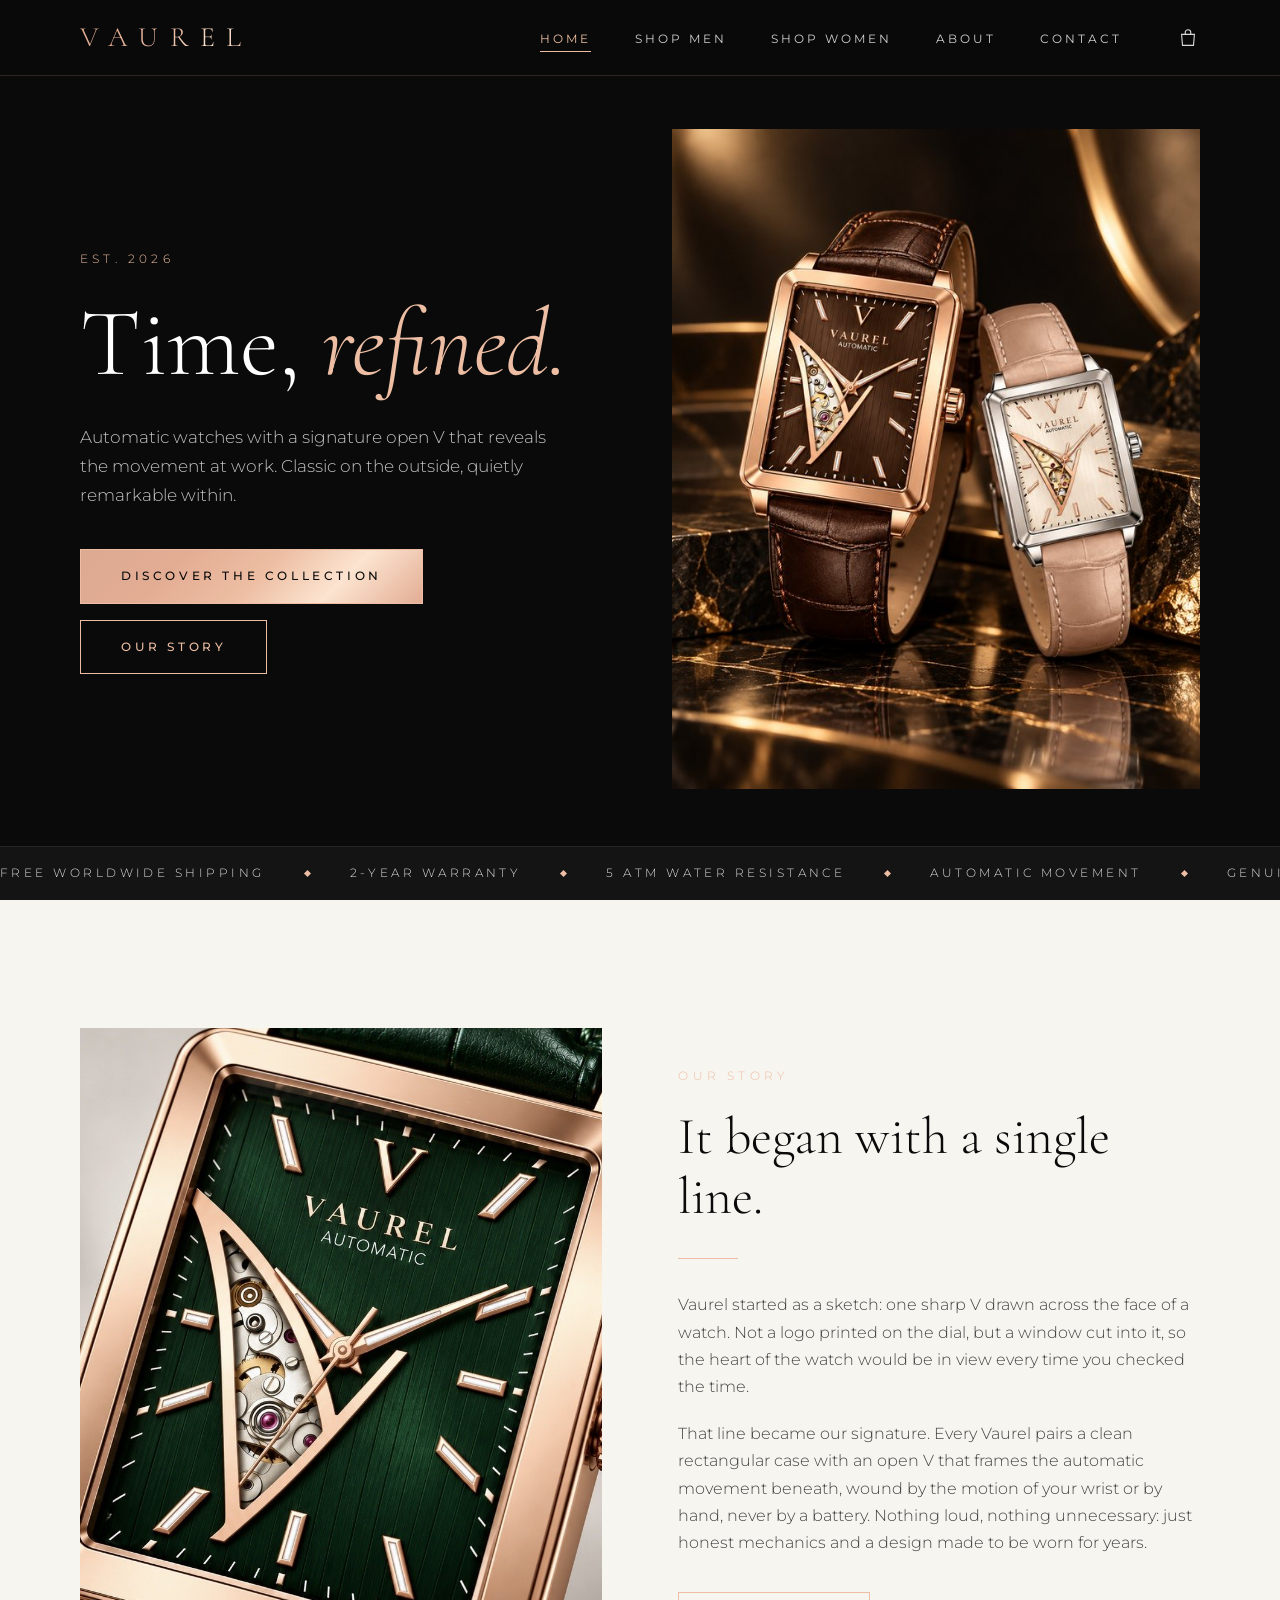
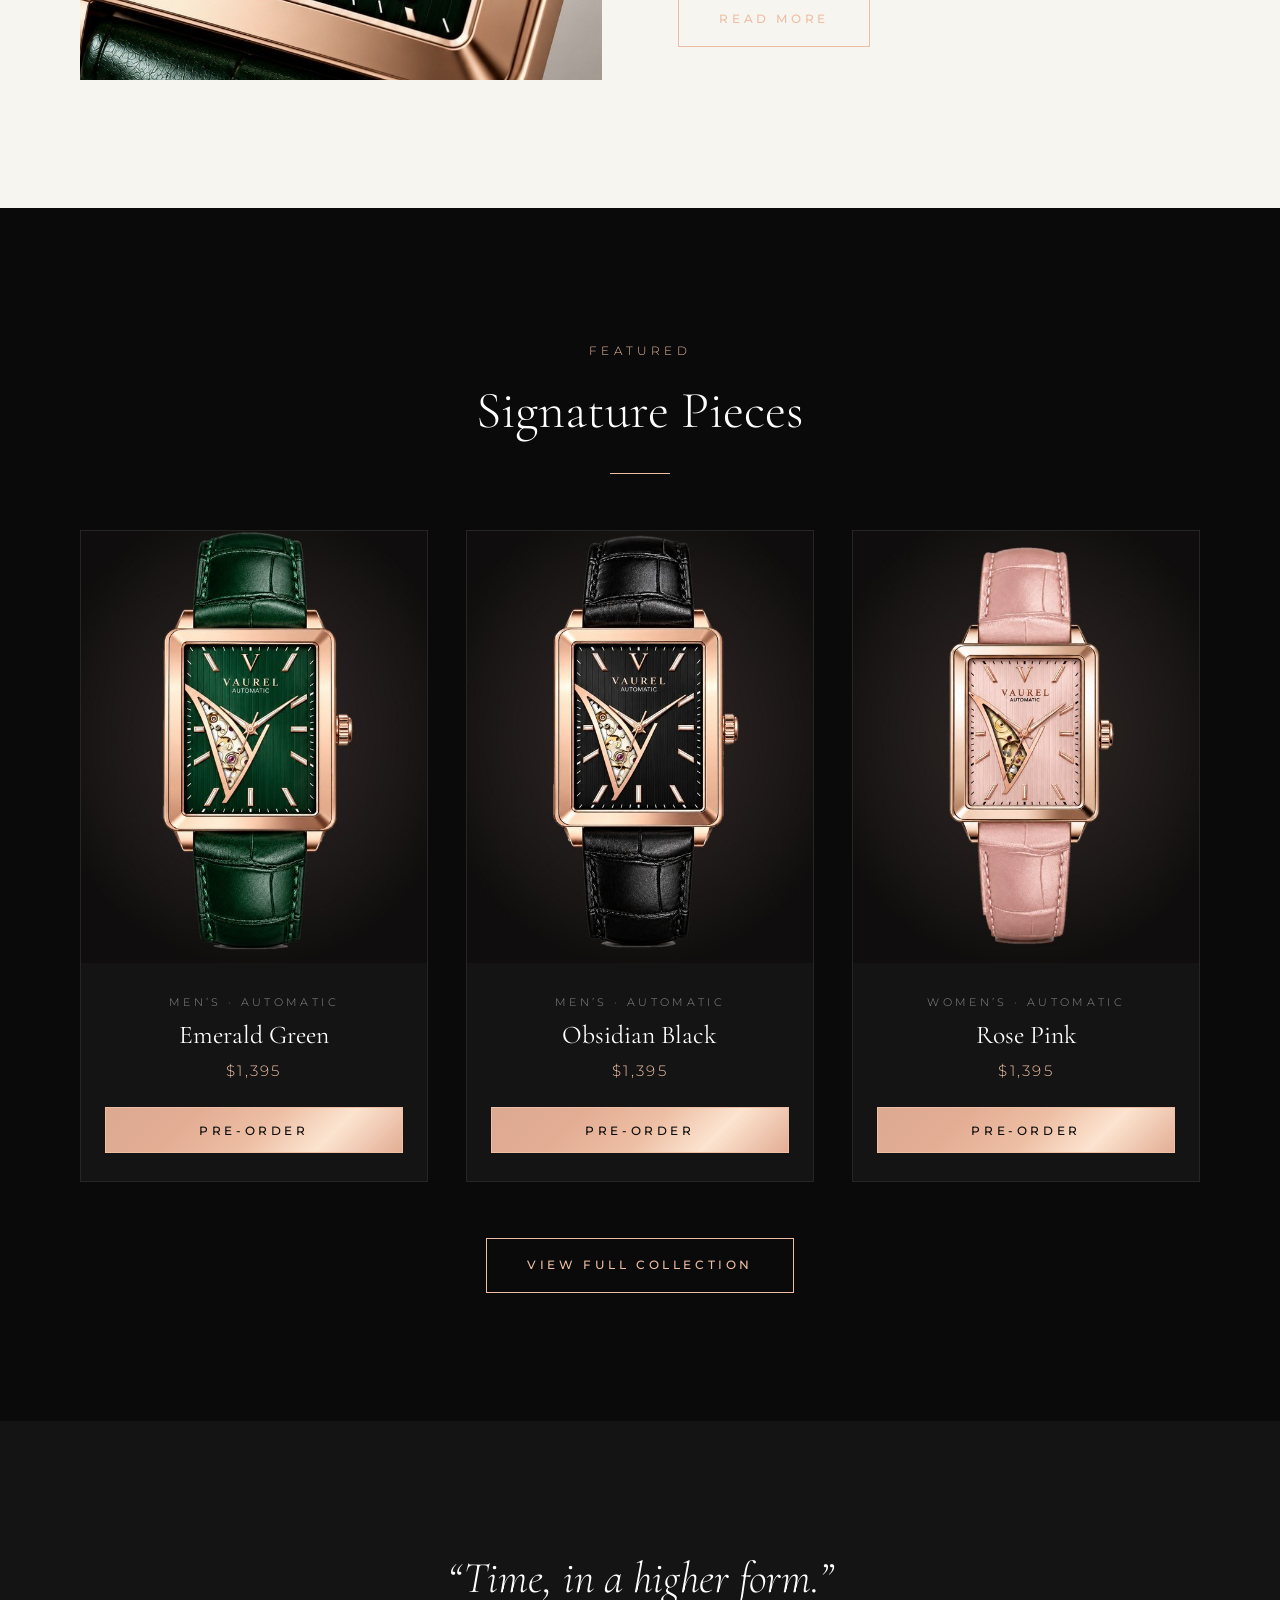
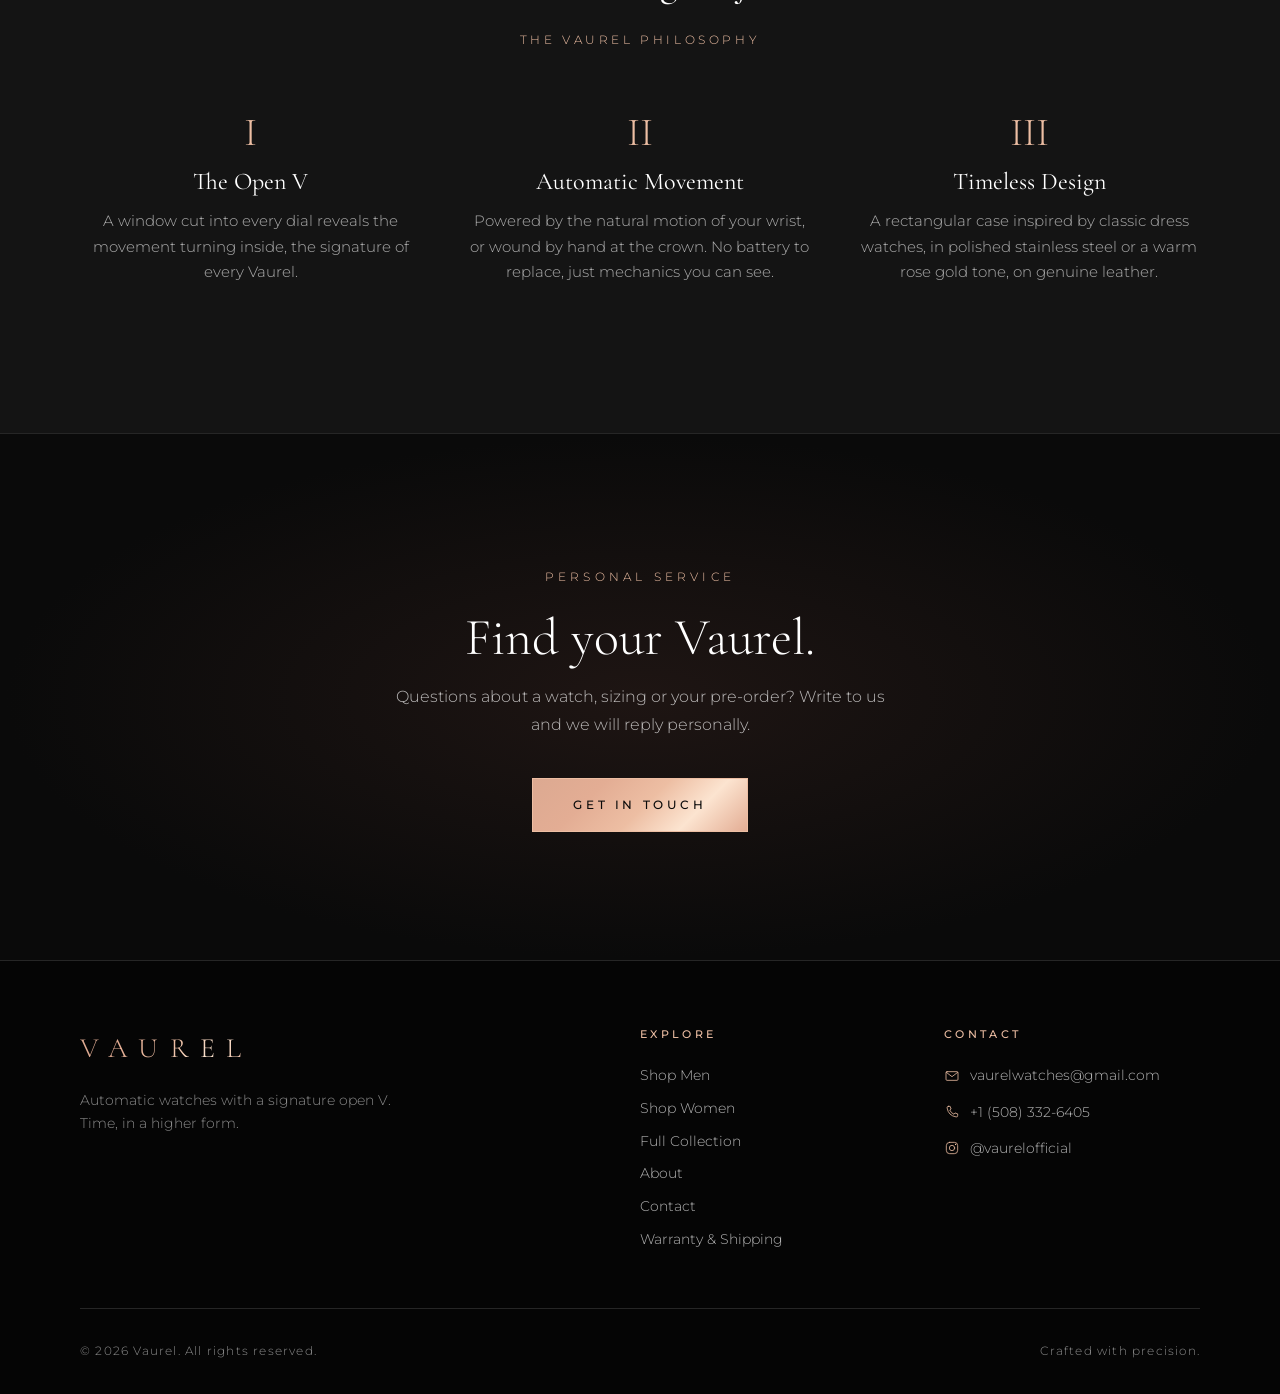
<file: index.html>
<!DOCTYPE html>
<html lang="en">
<head>
  <meta charset="UTF-8">
  <meta name="viewport" content="width=device-width, initial-scale=1">
  <title>Vaurel | Fine Timepieces</title>
  <meta name="description" content="Vaurel automatic watches: rectangular cases with a signature open V dial that reveals the movement inside.">
  <link rel="icon" href="images/favicon.svg" type="image/svg+xml">
  <link rel="preconnect" href="https://fonts.googleapis.com">
  <link rel="preconnect" href="https://fonts.gstatic.com" crossorigin>
  <link href="https://fonts.googleapis.com/css2?family=Cormorant+Garamond:ital,wght@0,300;0,400;0,500;1,300;1,400&family=Montserrat:wght@300;400;500&display=swap" rel="stylesheet">
  <link rel="stylesheet" href="css/style.css?v=15">
</head>
<body>

  <header class="site-header">
    <div class="container">
      <a href="index.html" class="logo">VAUREL</a>
      <div class="header-actions">
        <nav aria-label="Main">
          <input type="checkbox" id="nav-toggle" class="nav-toggle" aria-label="Open menu">
          <label for="nav-toggle" class="nav-toggle-label"><span></span></label>
          <ul class="nav-list">
            <li><a href="index.html" aria-current="page">Home</a></li>
            <li><a href="men.html">Shop Men</a></li>
            <li><a href="women.html">Shop Women</a></li>
            <li><a href="about.html">About</a></li>
            <li><a href="contact.html">Contact</a></li>
          </ul>
        </nav>
        <a href="checkout.html" class="cart-toggle" aria-label="Shopping bag">
          <svg viewBox="0 0 24 24" width="22" height="22" aria-hidden="true"><path d="M5 8h14l-1 12H6L5 8z" fill="none" stroke="currentColor" stroke-width="1.2"/><path d="M9 8V6a3 3 0 0 1 6 0v2" fill="none" stroke="currentColor" stroke-width="1.2"/></svg>
          <span class="cart-count" data-cart-count hidden>0</span>
        </a>
      </div>
    </div>
  </header>

  <main>
    <!-- Hero: photo is images/hero.jpg (large) and images/hero-sm.jpg (phones) -->
    <section class="hero">
      <div class="container hero-grid">
        <div class="hero-content">
          <span class="eyebrow">Est. 2026</span>
          <h1>Time, <em>refined.</em></h1>
          <p>Automatic watches with a signature open V that reveals the movement at work. Classic on the outside, quietly remarkable within.</p>
          <div class="hero-actions">
            <a href="collection.html" class="btn btn--solid">Discover the Collection</a>
            <a href="about.html" class="btn">Our Story</a>
          </div>
        </div>
        <div class="hero-media">
          <img src="images/hero.jpg" srcset="images/hero-sm.jpg 640w, images/hero.jpg 1122w" sizes="(max-width: 820px) 100vw, 50vw"
               alt="Vaurel Espresso Brown and Blush Ivory watches on black and gold marble" width="1122" height="1402" fetchpriority="high">
        </div>
      </div>
      <!-- Scrolling banner: edit the list items to change the text (keep both lists the same) -->
      <div class="marquee" aria-label="Vaurel highlights">
        <div class="marquee-track">
          <ul class="marquee-group"><li>Free Worldwide Shipping</li><li>2-Year Warranty</li><li>5 ATM Water Resistance</li><li>Automatic Movement</li><li>Genuine Leather Straps</li><li>Pre-orders Now Open</li></ul>
          <ul class="marquee-group" aria-hidden="true"><li>Free Worldwide Shipping</li><li>2-Year Warranty</li><li>5 ATM Water Resistance</li><li>Automatic Movement</li><li>Genuine Leather Straps</li><li>Pre-orders Now Open</li></ul>
        </div>
      </div>
    </section>

    <!-- Brand story -->
    <section class="section section--light">
      <div class="container split">
        <div class="split-media">
          <img src="images/watches/mens-emerald-green/dial.jpg" alt="Close-up of the Vaurel open V dial showing the automatic movement inside" width="865" height="1081" loading="lazy">
        </div>
        <div>
          <span class="eyebrow">Our Story</span>
          <h2 class="section-title">It began with a single line.</h2>
          <hr class="divider">
          <p>Vaurel started as a sketch: one sharp V drawn across the face of a watch. Not a logo printed on the dial, but a window cut into it, so the heart of the watch would be in view every time you checked the time.</p>
          <p>That line became our signature. Every Vaurel pairs a clean rectangular case with an open V that frames the automatic movement beneath, wound by the motion of your wrist or by hand, never by a battery. Nothing loud, nothing unnecessary: just honest mechanics and a design made to be worn for years.</p>
          <a href="about.html" class="btn" style="margin-top: 1rem;">Read More</a>
        </div>
      </div>
    </section>

    <!-- Featured watches -->
    <section class="section">
      <div class="container">
        <div class="center" style="margin-bottom: 3.5rem;">
          <span class="eyebrow">Featured</span>
          <h2 class="section-title">Signature Pieces</h2>
          <hr class="divider">
        </div>
        <noscript><p class="center">Please turn on JavaScript to see the collection.</p></noscript>
        <div class="grid" data-product-grid="featured"></div>
        <div class="center" style="margin-top: 3.5rem;">
          <a href="collection.html" class="btn">View Full Collection</a>
        </div>
      </div>
    </section>

    <!-- Values -->
    <section class="section section--soft">
      <div class="container center">
        <blockquote class="quote">
          “Time, in a higher form.”
          <cite>The Vaurel Philosophy</cite>
        </blockquote>
        <div class="features">
          <div class="feature">
            <span class="feature-number">I</span>
            <h3>The Open V</h3>
            <p>A window cut into every dial reveals the movement turning inside, the signature of every Vaurel.</p>
          </div>
          <div class="feature">
            <span class="feature-number">II</span>
            <h3>Automatic Movement</h3>
            <p>Powered by the natural motion of your wrist, or wound by hand at the crown. No battery to replace, just mechanics you can see.</p>
          </div>
          <div class="feature">
            <span class="feature-number">III</span>
            <h3>Timeless Design</h3>
            <p>A rectangular case inspired by classic dress watches, in polished stainless steel or a warm rose gold tone, on genuine leather.</p>
          </div>
        </div>
      </div>
    </section>

    <!-- Call to action -->
    <section class="section cta">
      <div class="container">
        <span class="eyebrow">Personal Service</span>
        <h2 class="section-title">Find your Vaurel.</h2>
        <p>Questions about a watch, sizing or your pre-order? Write to us and we will reply personally.</p>
        <a href="contact.html" class="btn btn--solid">Get in Touch</a>
      </div>
    </section>
  </main>

  <footer class="site-footer">
    <div class="container">
      <div class="footer-grid">
        <div class="footer-brand">
          <a href="index.html" class="logo">VAUREL</a>
          <p>Automatic watches with a signature open V. Time, in a higher form.</p>
        </div>
        <div>
          <h4>Explore</h4>
          <ul>
            <li><a href="men.html">Shop Men</a></li>
            <li><a href="women.html">Shop Women</a></li>
            <li><a href="collection.html">Full Collection</a></li>
            <li><a href="about.html">About</a></li>
            <li><a href="contact.html">Contact</a></li>
            <li><a href="warranty.html">Warranty &amp; Shipping</a></li>
          </ul>
        </div>
        <div>
          <h4>Contact</h4>
          <ul>
            <li><a href="mailto:vaurelwatches@gmail.com" class="icon-link"><svg class="icon" viewBox="0 0 24 24" width="16" height="16" aria-hidden="true" focusable="false"><rect x="3" y="5.5" width="18" height="13" rx="1.5"/><path d="M3.6 6.6 12 13l8.4-6.4"/></svg><span>vaurelwatches@gmail.com</span></a></li>
            <li><a href="tel:+15083326405" class="icon-link"><svg class="icon" viewBox="0 0 24 24" width="16" height="16" aria-hidden="true" focusable="false"><path d="M6.6 3.5h2.6l1.4 4-2 1.5a12 12 0 0 0 6.4 6.4l1.5-2 4 1.4v2.6a2 2 0 0 1-2.2 2A16.5 16.5 0 0 1 4.6 5.7a2 2 0 0 1 2-2.2z"/></svg><span>+1 (508) 332-6405</span></a></li>
            <li><a href="https://www.instagram.com/vaurelofficial/" target="_blank" rel="noopener" class="icon-link" aria-label="Vaurel on Instagram, @vaurelofficial (opens in a new tab)"><svg class="icon" viewBox="0 0 24 24" width="16" height="16" aria-hidden="true" focusable="false"><rect x="3.5" y="3.5" width="17" height="17" rx="5"/><circle cx="12" cy="12" r="4"/><circle cx="17.3" cy="6.7" r="0.9" class="icon-fill"/></svg><span>@vaurelofficial</span></a></li>
          </ul>
        </div>
      </div>
      <div class="footer-bottom">
        <span>&copy; 2026 Vaurel. All rights reserved.</span>
        <span>Crafted with precision.</span>
      </div>
    </div>
  </footer>

  <script src="js/products.js?v=15" defer></script>
  <script src="js/shop.js?v=15" defer></script>
  <script src="js/cart.js?v=15" defer></script>
</body>
</html>
</file>
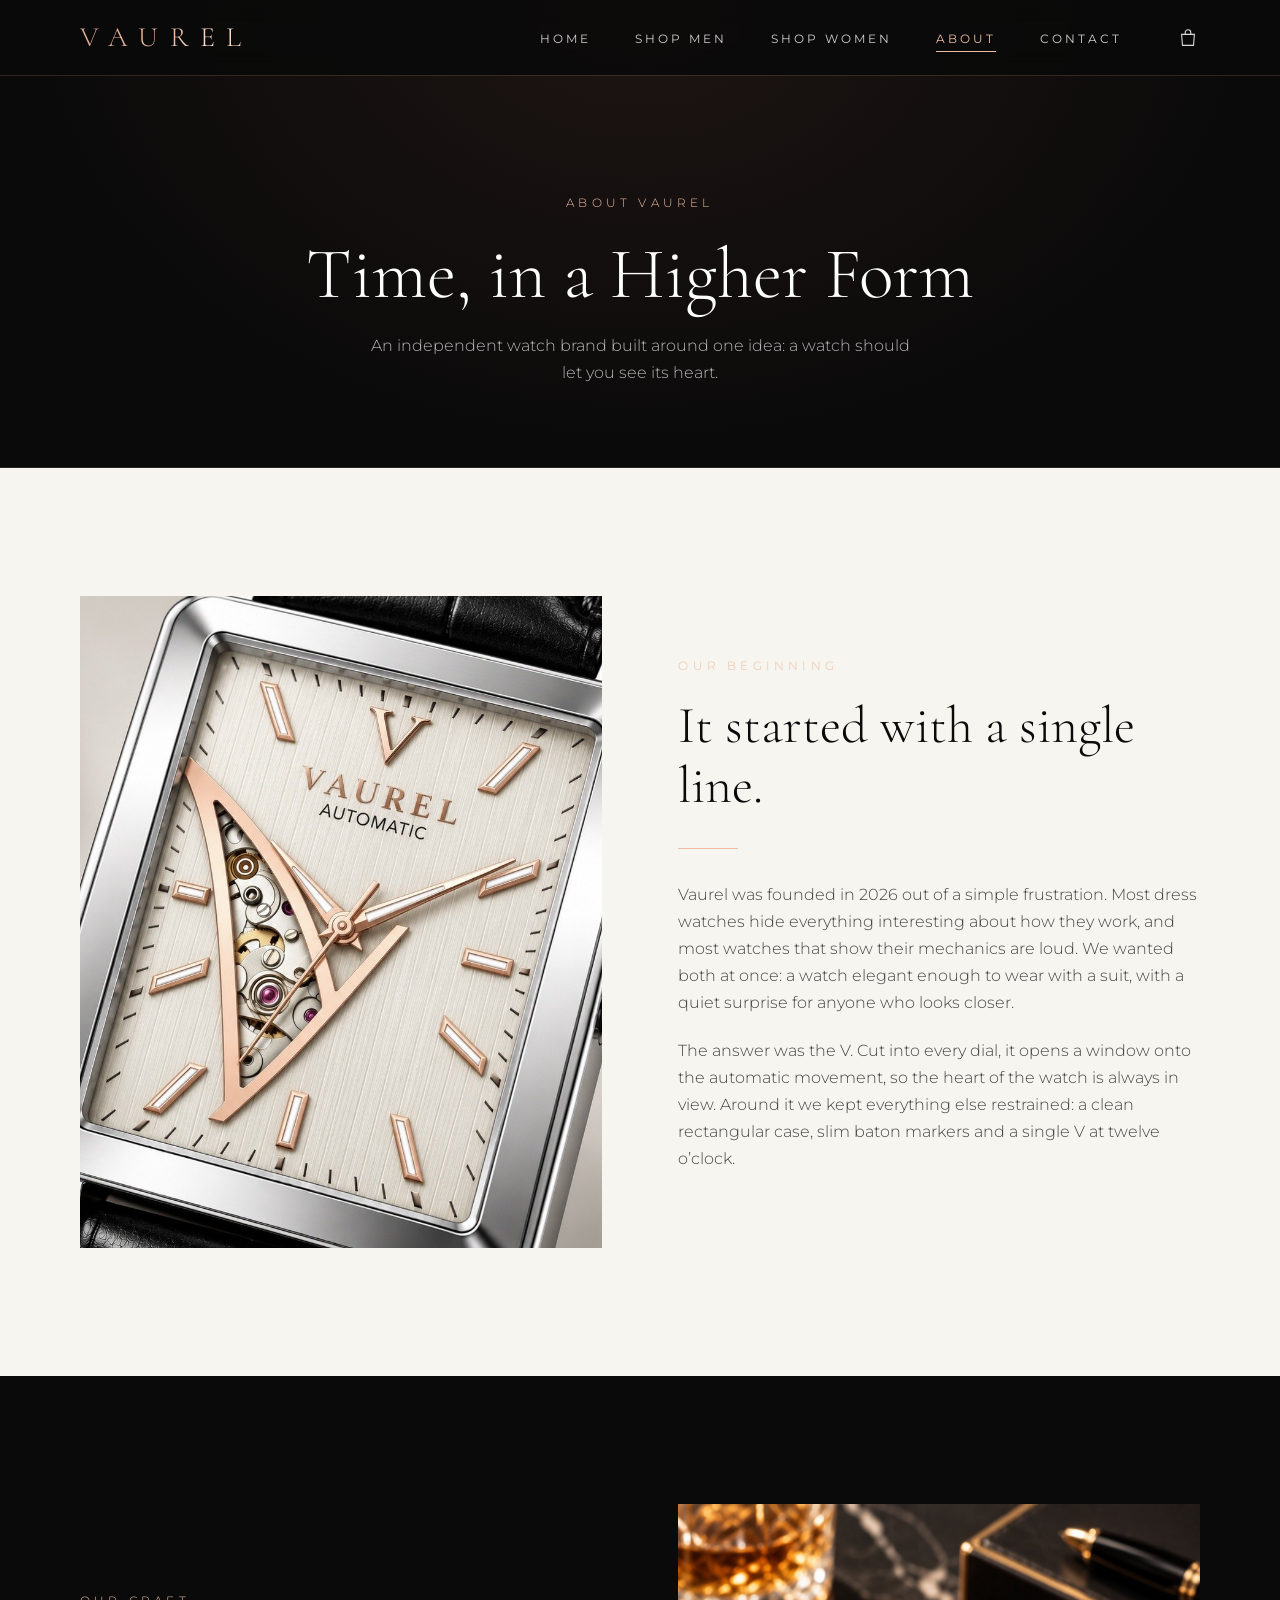
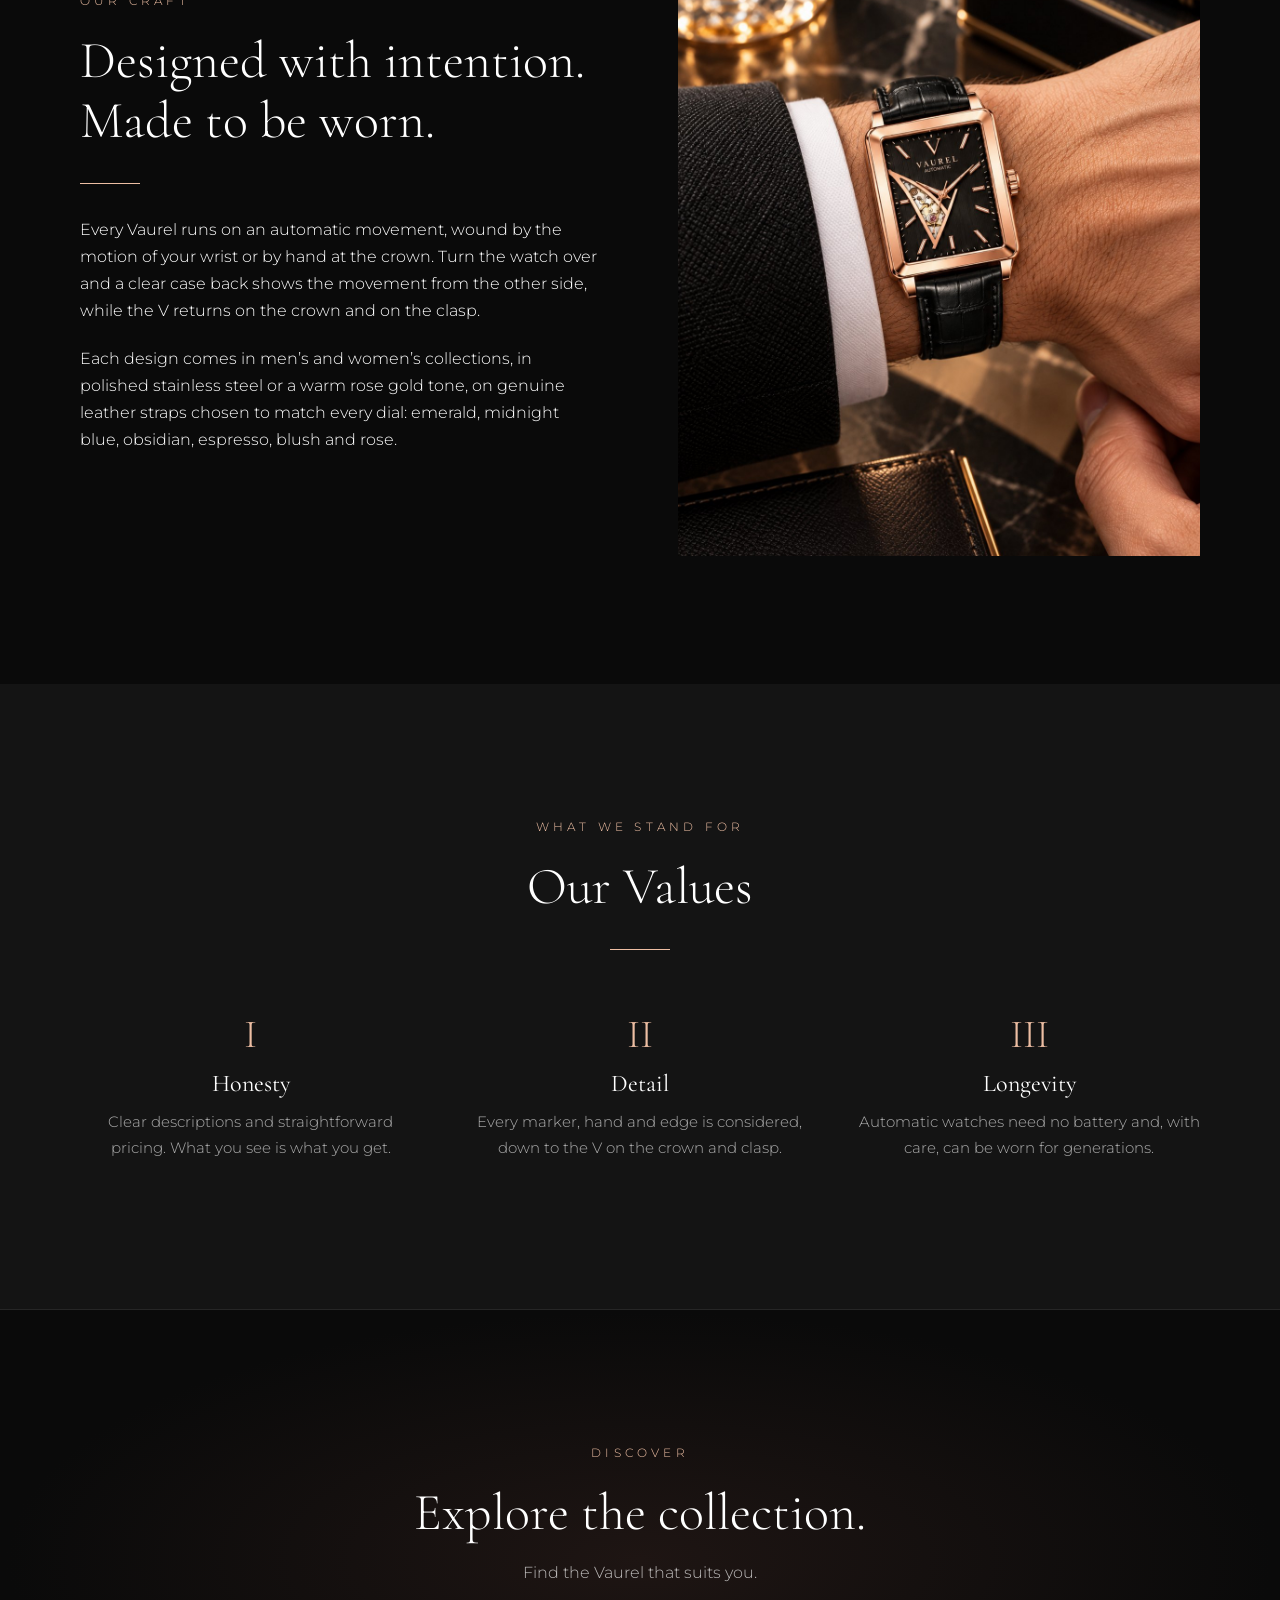
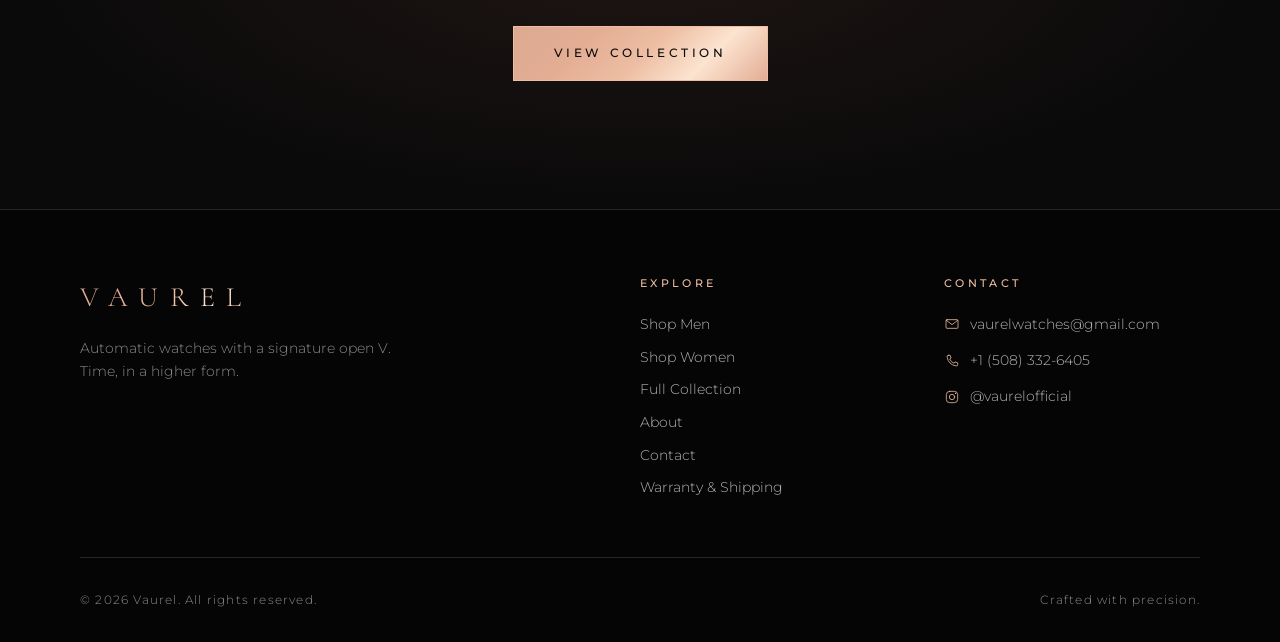
<file: about.html>
<!DOCTYPE html>
<html lang="en">
<head>
  <meta charset="UTF-8">
  <meta name="viewport" content="width=device-width, initial-scale=1">
  <title>About | Vaurel</title>
  <meta name="description" content="The story behind Vaurel and its signature open V dial.">
  <link rel="icon" href="images/favicon.svg" type="image/svg+xml">
  <link rel="preconnect" href="https://fonts.googleapis.com">
  <link rel="preconnect" href="https://fonts.gstatic.com" crossorigin>
  <link href="https://fonts.googleapis.com/css2?family=Cormorant+Garamond:ital,wght@0,300;0,400;0,500;1,300;1,400&family=Montserrat:wght@300;400;500&display=swap" rel="stylesheet">
  <link rel="stylesheet" href="css/style.css?v=15">
</head>
<body>

  <header class="site-header">
    <div class="container">
      <a href="index.html" class="logo">VAUREL</a>
      <div class="header-actions">
        <nav aria-label="Main">
          <input type="checkbox" id="nav-toggle" class="nav-toggle" aria-label="Open menu">
          <label for="nav-toggle" class="nav-toggle-label"><span></span></label>
          <ul class="nav-list">
            <li><a href="index.html">Home</a></li>
            <li><a href="men.html">Shop Men</a></li>
            <li><a href="women.html">Shop Women</a></li>
            <li><a href="about.html" aria-current="page">About</a></li>
            <li><a href="contact.html">Contact</a></li>
          </ul>
        </nav>
        <a href="checkout.html" class="cart-toggle" aria-label="Shopping bag">
          <svg viewBox="0 0 24 24" width="22" height="22" aria-hidden="true"><path d="M5 8h14l-1 12H6L5 8z" fill="none" stroke="currentColor" stroke-width="1.2"/><path d="M9 8V6a3 3 0 0 1 6 0v2" fill="none" stroke="currentColor" stroke-width="1.2"/></svg>
          <span class="cart-count" data-cart-count hidden>0</span>
        </a>
      </div>
    </div>
  </header>

  <main>
    <section class="page-hero">
      <div class="container">
        <span class="eyebrow">About Vaurel</span>
        <h1>Time, in a Higher Form</h1>
        <p>An independent watch brand built around one idea: a watch should let you see its heart.</p>
      </div>
    </section>

    <section class="section section--light">
      <div class="container split">
        <div class="split-media">
          <img src="images/watches/mens-silver-ivory/dial.jpg" alt="The Vaurel open V dial in silver and stainless steel" width="851" height="1063">
        </div>
        <div>
          <span class="eyebrow">Our Beginning</span>
          <h2 class="section-title">It started with a single line.</h2>
          <hr class="divider">
          <p>Vaurel was founded in 2026 out of a simple frustration. Most dress watches hide everything interesting about how they work, and most watches that show their mechanics are loud. We wanted both at once: a watch elegant enough to wear with a suit, with a quiet surprise for anyone who looks closer.</p>
          <p>The answer was the V. Cut into every dial, it opens a window onto the automatic movement, so the heart of the watch is always in view. Around it we kept everything else restrained: a clean rectangular case, slim baton markers and a single V at twelve o&rsquo;clock.</p>
        </div>
      </div>
    </section>

    <section class="section">
      <div class="container split split--reverse">
        <div>
          <span class="eyebrow">Our Craft</span>
          <h2 class="section-title">Designed with intention. Made to be worn.</h2>
          <hr class="divider">
          <p>Every Vaurel runs on an automatic movement, wound by the motion of your wrist or by hand at the crown. Turn the watch over and a clear case back shows the movement from the other side, while the V returns on the crown and on the clasp.</p>
          <p>Each design comes in men&rsquo;s and women&rsquo;s collections, in polished stainless steel or a warm rose gold tone, on genuine leather straps chosen to match every dial: emerald, midnight blue, obsidian, espresso, blush and rose.</p>
        </div>
        <div class="split-media">
          <img src="images/watches/mens-obsidian-black/wrist.jpg" alt="Vaurel Obsidian Black watch worn on the wrist" width="1122" height="1402" loading="lazy">
        </div>
      </div>
    </section>

    <section class="section section--soft">
      <div class="container center">
        <span class="eyebrow">What We Stand For</span>
        <h2 class="section-title">Our Values</h2>
        <hr class="divider">
        <div class="features">
          <div class="feature">
            <span class="feature-number">I</span>
            <h3>Honesty</h3>
            <p>Clear descriptions and straightforward pricing. What you see is what you get.</p>
          </div>
          <div class="feature">
            <span class="feature-number">II</span>
            <h3>Detail</h3>
            <p>Every marker, hand and edge is considered, down to the V on the crown and clasp.</p>
          </div>
          <div class="feature">
            <span class="feature-number">III</span>
            <h3>Longevity</h3>
            <p>Automatic watches need no battery and, with care, can be worn for generations.</p>
          </div>
        </div>
      </div>
    </section>

    <section class="section cta">
      <div class="container">
        <span class="eyebrow">Discover</span>
        <h2 class="section-title">Explore the collection.</h2>
        <p>Find the Vaurel that suits you.</p>
        <a href="collection.html" class="btn btn--solid">View Collection</a>
      </div>
    </section>
  </main>

  <footer class="site-footer">
    <div class="container">
      <div class="footer-grid">
        <div class="footer-brand">
          <a href="index.html" class="logo">VAUREL</a>
          <p>Automatic watches with a signature open V. Time, in a higher form.</p>
        </div>
        <div>
          <h4>Explore</h4>
          <ul>
            <li><a href="men.html">Shop Men</a></li>
            <li><a href="women.html">Shop Women</a></li>
            <li><a href="collection.html">Full Collection</a></li>
            <li><a href="about.html">About</a></li>
            <li><a href="contact.html">Contact</a></li>
            <li><a href="warranty.html">Warranty &amp; Shipping</a></li>
          </ul>
        </div>
        <div>
          <h4>Contact</h4>
          <ul>
            <li><a href="mailto:vaurelwatches@gmail.com" class="icon-link"><svg class="icon" viewBox="0 0 24 24" width="16" height="16" aria-hidden="true" focusable="false"><rect x="3" y="5.5" width="18" height="13" rx="1.5"/><path d="M3.6 6.6 12 13l8.4-6.4"/></svg><span>vaurelwatches@gmail.com</span></a></li>
            <li><a href="tel:+15083326405" class="icon-link"><svg class="icon" viewBox="0 0 24 24" width="16" height="16" aria-hidden="true" focusable="false"><path d="M6.6 3.5h2.6l1.4 4-2 1.5a12 12 0 0 0 6.4 6.4l1.5-2 4 1.4v2.6a2 2 0 0 1-2.2 2A16.5 16.5 0 0 1 4.6 5.7a2 2 0 0 1 2-2.2z"/></svg><span>+1 (508) 332-6405</span></a></li>
            <li><a href="https://www.instagram.com/vaurelofficial/" target="_blank" rel="noopener" class="icon-link" aria-label="Vaurel on Instagram, @vaurelofficial (opens in a new tab)"><svg class="icon" viewBox="0 0 24 24" width="16" height="16" aria-hidden="true" focusable="false"><rect x="3.5" y="3.5" width="17" height="17" rx="5"/><circle cx="12" cy="12" r="4"/><circle cx="17.3" cy="6.7" r="0.9" class="icon-fill"/></svg><span>@vaurelofficial</span></a></li>
          </ul>
        </div>
      </div>
      <div class="footer-bottom">
        <span>&copy; 2026 Vaurel. All rights reserved.</span>
        <span>Crafted with precision.</span>
      </div>
    </div>
  </footer>

  <script src="js/products.js?v=15" defer></script>
  <script src="js/shop.js?v=15" defer></script>
  <script src="js/cart.js?v=15" defer></script>
</body>
</html>
</file>
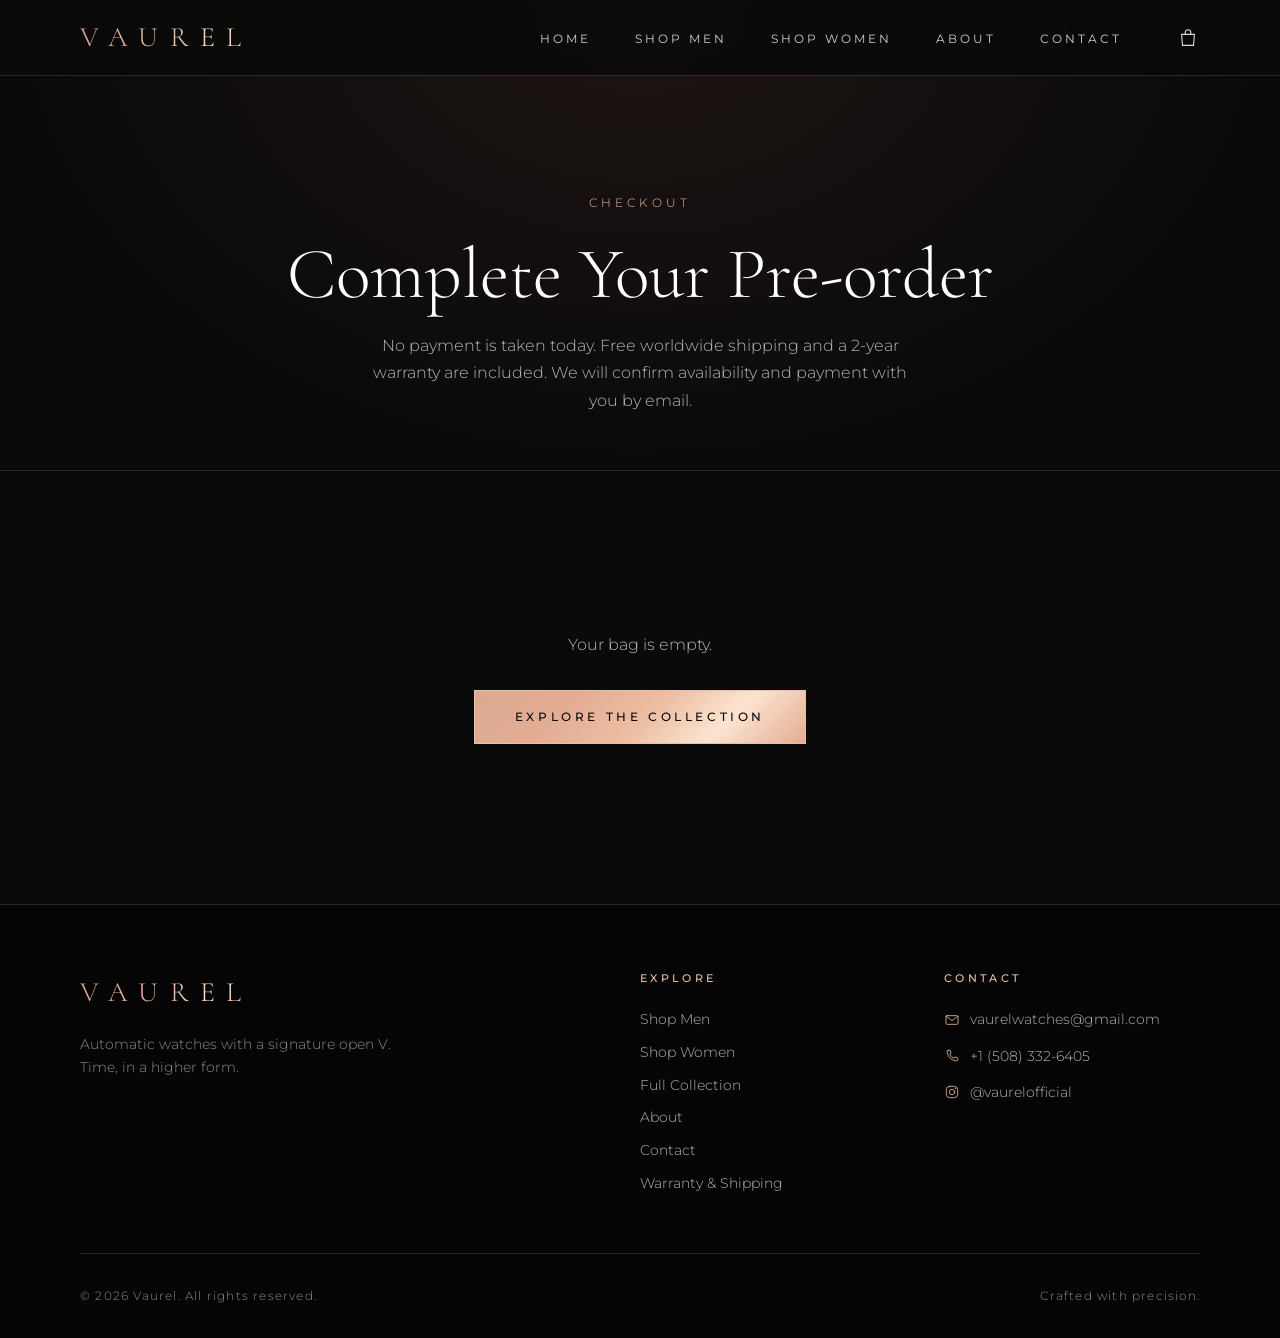
<file: checkout.html>
<!DOCTYPE html>
<html lang="en">
<head>
  <meta charset="UTF-8">
  <meta name="viewport" content="width=device-width, initial-scale=1">
  <title>Checkout | Vaurel</title>
  <meta name="description" content="Complete your Vaurel pre-order.">
  <link rel="icon" href="images/favicon.svg" type="image/svg+xml">
  <link rel="preconnect" href="https://fonts.googleapis.com">
  <link rel="preconnect" href="https://fonts.gstatic.com" crossorigin>
  <link href="https://fonts.googleapis.com/css2?family=Cormorant+Garamond:ital,wght@0,300;0,400;0,500;1,300;1,400&family=Montserrat:wght@300;400;500&display=swap" rel="stylesheet">
  <link rel="stylesheet" href="css/style.css?v=15">
</head>
<body>

  <header class="site-header">
    <div class="container">
      <a href="index.html" class="logo">VAUREL</a>
      <div class="header-actions">
        <nav aria-label="Main">
          <input type="checkbox" id="nav-toggle" class="nav-toggle" aria-label="Open menu">
          <label for="nav-toggle" class="nav-toggle-label"><span></span></label>
          <ul class="nav-list">
            <li><a href="index.html">Home</a></li>
            <li><a href="men.html">Shop Men</a></li>
            <li><a href="women.html">Shop Women</a></li>
            <li><a href="about.html">About</a></li>
            <li><a href="contact.html">Contact</a></li>
          </ul>
        </nav>
        <a href="checkout.html" class="cart-toggle" aria-label="Shopping bag">
          <svg viewBox="0 0 24 24" width="22" height="22" aria-hidden="true"><path d="M5 8h14l-1 12H6L5 8z" fill="none" stroke="currentColor" stroke-width="1.2"/><path d="M9 8V6a3 3 0 0 1 6 0v2" fill="none" stroke="currentColor" stroke-width="1.2"/></svg>
          <span class="cart-count" data-cart-count hidden>0</span>
        </a>
      </div>
    </div>
  </header>

  <main>
    <section class="page-hero page-hero--compact">
      <div class="container">
        <span class="eyebrow">Checkout</span>
        <h1>Complete Your <span class="nowrap">Pre-order</span></h1>
        <p>No payment is taken today. Free worldwide shipping and a 2-year warranty are included. We will confirm availability and payment with you by email.</p>
      </div>
    </section>

    <section class="section">
      <div class="container">
        <noscript><p class="center">Please turn on JavaScript to use the bag, or email us at <a href="mailto:vaurelwatches@gmail.com">vaurelwatches@gmail.com</a> to pre-order.</p></noscript>

        <!-- Shown when the bag is empty -->
        <div class="checkout-empty center" data-bag-empty hidden>
          <p>Your bag is empty.</p>
          <a href="collection.html" class="btn btn--solid">Explore the Collection</a>
        </div>

        <div class="checkout-grid" data-bag-filled hidden>
          <div>
            <form class="form" id="checkout-form">
              <h2 class="checkout-heading">Your Details</h2>
              <div class="form-row">
                <div class="field">
                  <label for="name">Full name</label>
                  <input type="text" id="name" name="name" autocomplete="name" required>
                </div>
                <div class="field">
                  <label for="email">Email</label>
                  <input type="email" id="email" name="email" autocomplete="email" required>
                </div>
              </div>
              <div class="field">
                <label for="phone">Phone</label>
                <input type="tel" id="phone" name="phone" autocomplete="tel" required>
              </div>

              <h2 class="checkout-heading">Shipping Address</h2>
              <div class="field">
                <label for="address">Street address</label>
                <input type="text" id="address" name="address" autocomplete="street-address" required>
              </div>
              <div class="form-row">
                <div class="field">
                  <label for="city">City</label>
                  <input type="text" id="city" name="city" autocomplete="address-level2" required>
                </div>
                <div class="field">
                  <label for="country">Country</label>
                  <input type="text" id="country" name="country" autocomplete="country-name" required>
                </div>
              </div>
              <div class="field">
                <label for="notes">Notes (optional)</label>
                <textarea id="notes" name="notes" rows="3" placeholder="Engraving, strap size, gift wrapping…"></textarea>
              </div>
              <button type="submit" class="btn btn--solid checkout-submit">Place Pre-order</button>
              <p class="form-note">Your email app will open with your order ready to send.</p>
            </form>

            <!-- Shown after "Place Pre-order" -->
            <div class="form checkout-done" id="checkout-done" tabindex="-1" hidden>
              <span class="eyebrow">Almost done</span>
              <h2 class="checkout-heading">Press send in your email app</h2>
              <p>Your email app should now be open with your pre-order filled in. Press <strong>Send</strong> to place it, and we will reply to confirm.</p>
              <p>Nothing opened? <a data-resend href="mailto:vaurelwatches@gmail.com">Try again</a>, or email your order to <a href="mailto:vaurelwatches@gmail.com">vaurelwatches@gmail.com</a>.</p>
              <button type="button" class="btn btn--solid" data-clear>I have sent it</button>
            </div>
          </div>

          <aside class="order-summary" aria-labelledby="summary-title">
            <h2 class="checkout-heading" id="summary-title">Order Summary</h2>
            <ul class="bag-items" data-bag-items></ul>
            <div class="bag-total"><span>Subtotal</span><span data-bag-subtotal></span></div>
            <div class="bag-total bag-total--muted"><span>Shipping</span><span>Free worldwide</span></div>
            <div class="bag-total bag-total--muted"><span>Warranty</span><span><a href="warranty.html#warranty">2 years included</a></span></div>
            <p class="bag-note">Due today: $0. Payment is arranged once we confirm your pre-order.</p>
          </aside>
        </div>
      </div>
    </section>
  </main>

  <footer class="site-footer">
    <div class="container">
      <div class="footer-grid">
        <div class="footer-brand">
          <a href="index.html" class="logo">VAUREL</a>
          <p>Automatic watches with a signature open V. Time, in a higher form.</p>
        </div>
        <div>
          <h4>Explore</h4>
          <ul>
            <li><a href="men.html">Shop Men</a></li>
            <li><a href="women.html">Shop Women</a></li>
            <li><a href="collection.html">Full Collection</a></li>
            <li><a href="about.html">About</a></li>
            <li><a href="contact.html">Contact</a></li>
            <li><a href="warranty.html">Warranty &amp; Shipping</a></li>
          </ul>
        </div>
        <div>
          <h4>Contact</h4>
          <ul>
            <li><a href="mailto:vaurelwatches@gmail.com" class="icon-link"><svg class="icon" viewBox="0 0 24 24" width="16" height="16" aria-hidden="true" focusable="false"><rect x="3" y="5.5" width="18" height="13" rx="1.5"/><path d="M3.6 6.6 12 13l8.4-6.4"/></svg><span>vaurelwatches@gmail.com</span></a></li>
            <li><a href="tel:+15083326405" class="icon-link"><svg class="icon" viewBox="0 0 24 24" width="16" height="16" aria-hidden="true" focusable="false"><path d="M6.6 3.5h2.6l1.4 4-2 1.5a12 12 0 0 0 6.4 6.4l1.5-2 4 1.4v2.6a2 2 0 0 1-2.2 2A16.5 16.5 0 0 1 4.6 5.7a2 2 0 0 1 2-2.2z"/></svg><span>+1 (508) 332-6405</span></a></li>
            <li><a href="https://www.instagram.com/vaurelofficial/" target="_blank" rel="noopener" class="icon-link" aria-label="Vaurel on Instagram, @vaurelofficial (opens in a new tab)"><svg class="icon" viewBox="0 0 24 24" width="16" height="16" aria-hidden="true" focusable="false"><rect x="3.5" y="3.5" width="17" height="17" rx="5"/><circle cx="12" cy="12" r="4"/><circle cx="17.3" cy="6.7" r="0.9" class="icon-fill"/></svg><span>@vaurelofficial</span></a></li>
          </ul>
        </div>
      </div>
      <div class="footer-bottom">
        <span>&copy; 2026 Vaurel. All rights reserved.</span>
        <span>Crafted with precision.</span>
      </div>
    </div>
  </footer>

  <script src="js/products.js?v=15" defer></script>
  <script src="js/shop.js?v=15" defer></script>
  <script src="js/cart.js?v=15" defer></script>
</body>
</html>
</file>
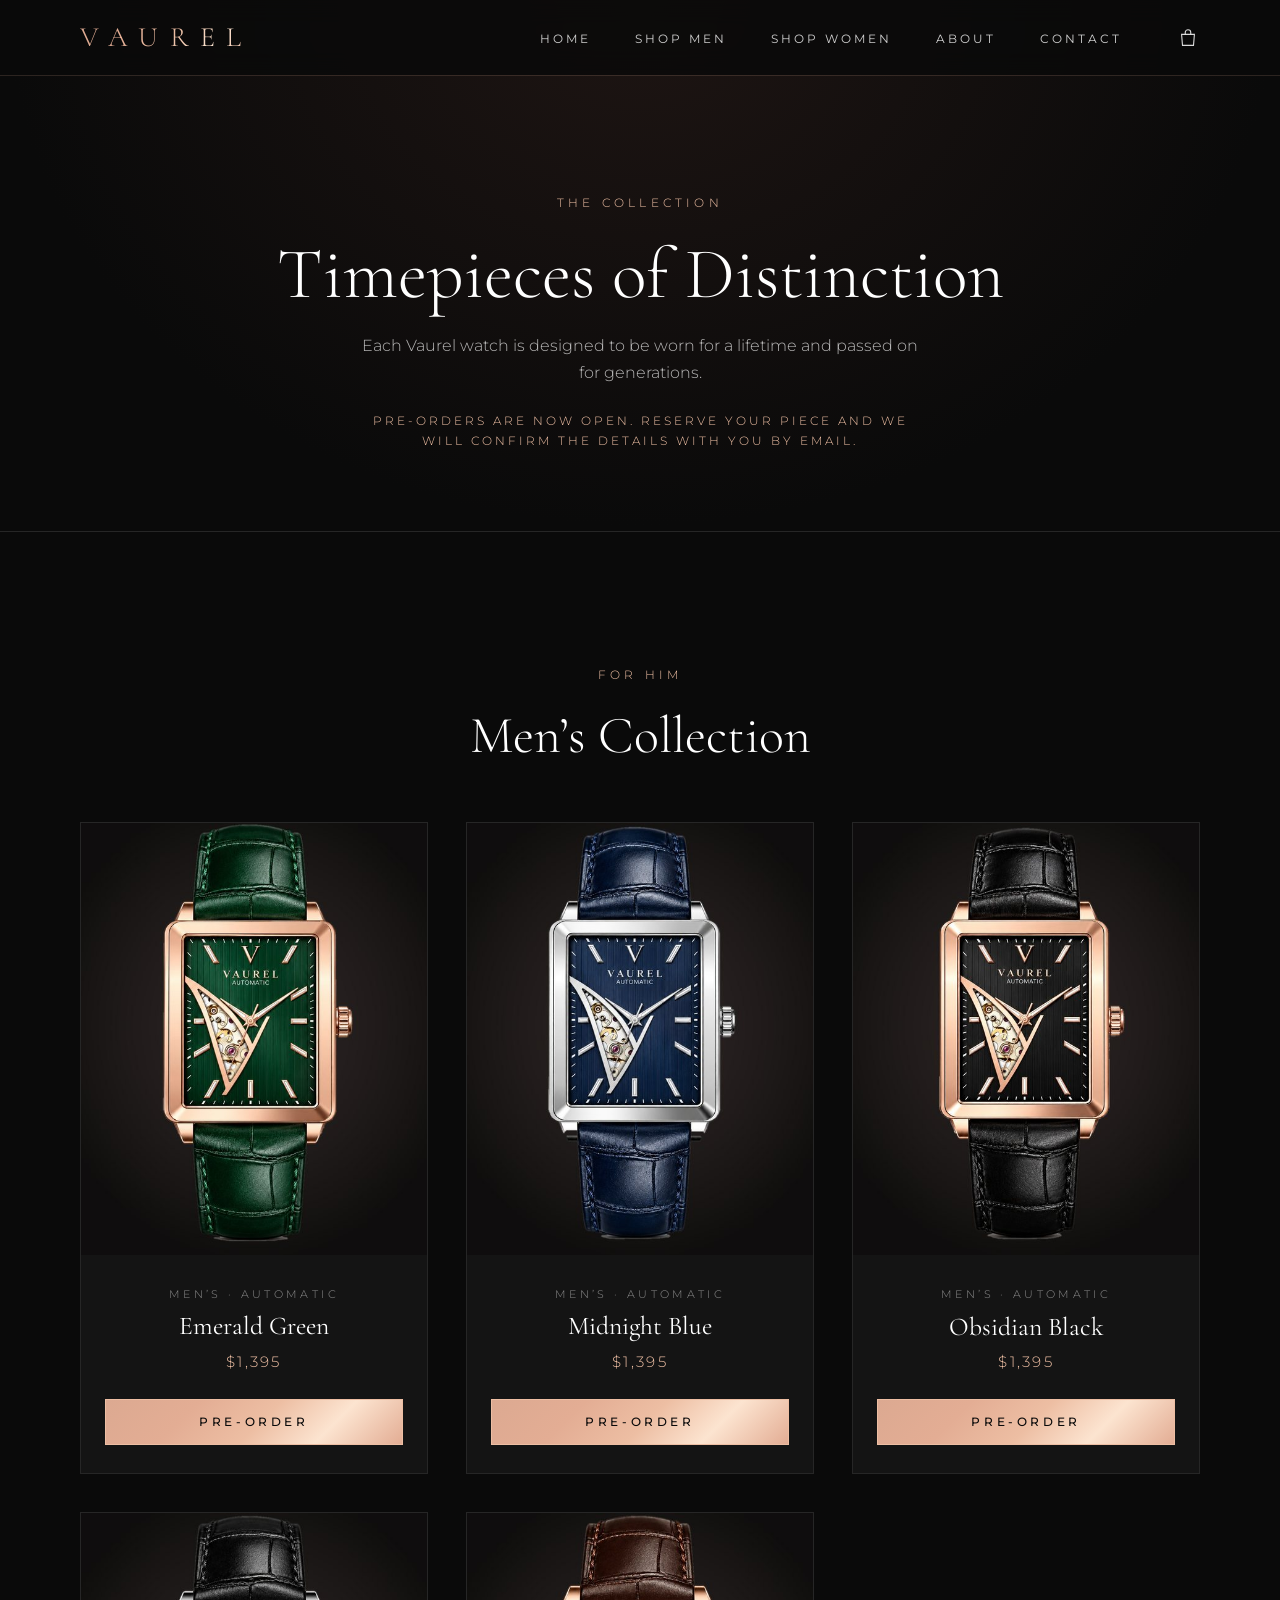
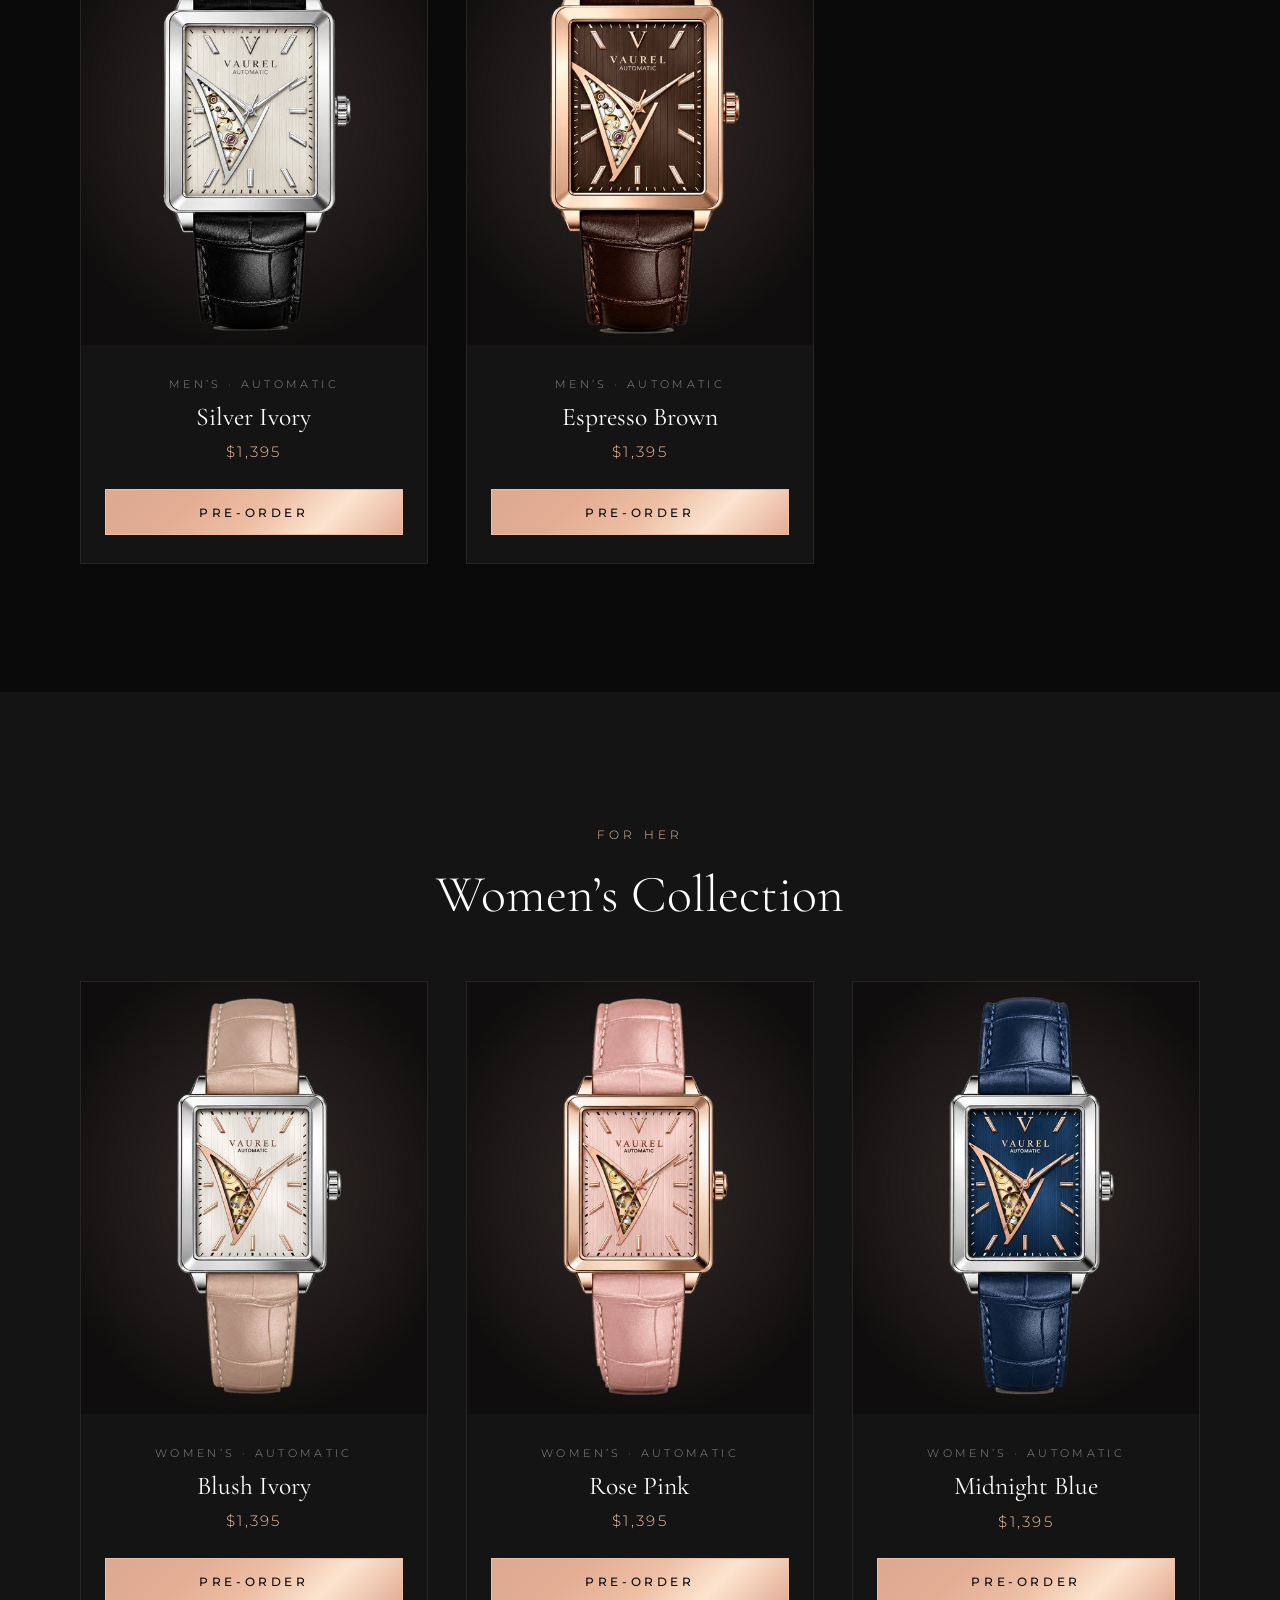
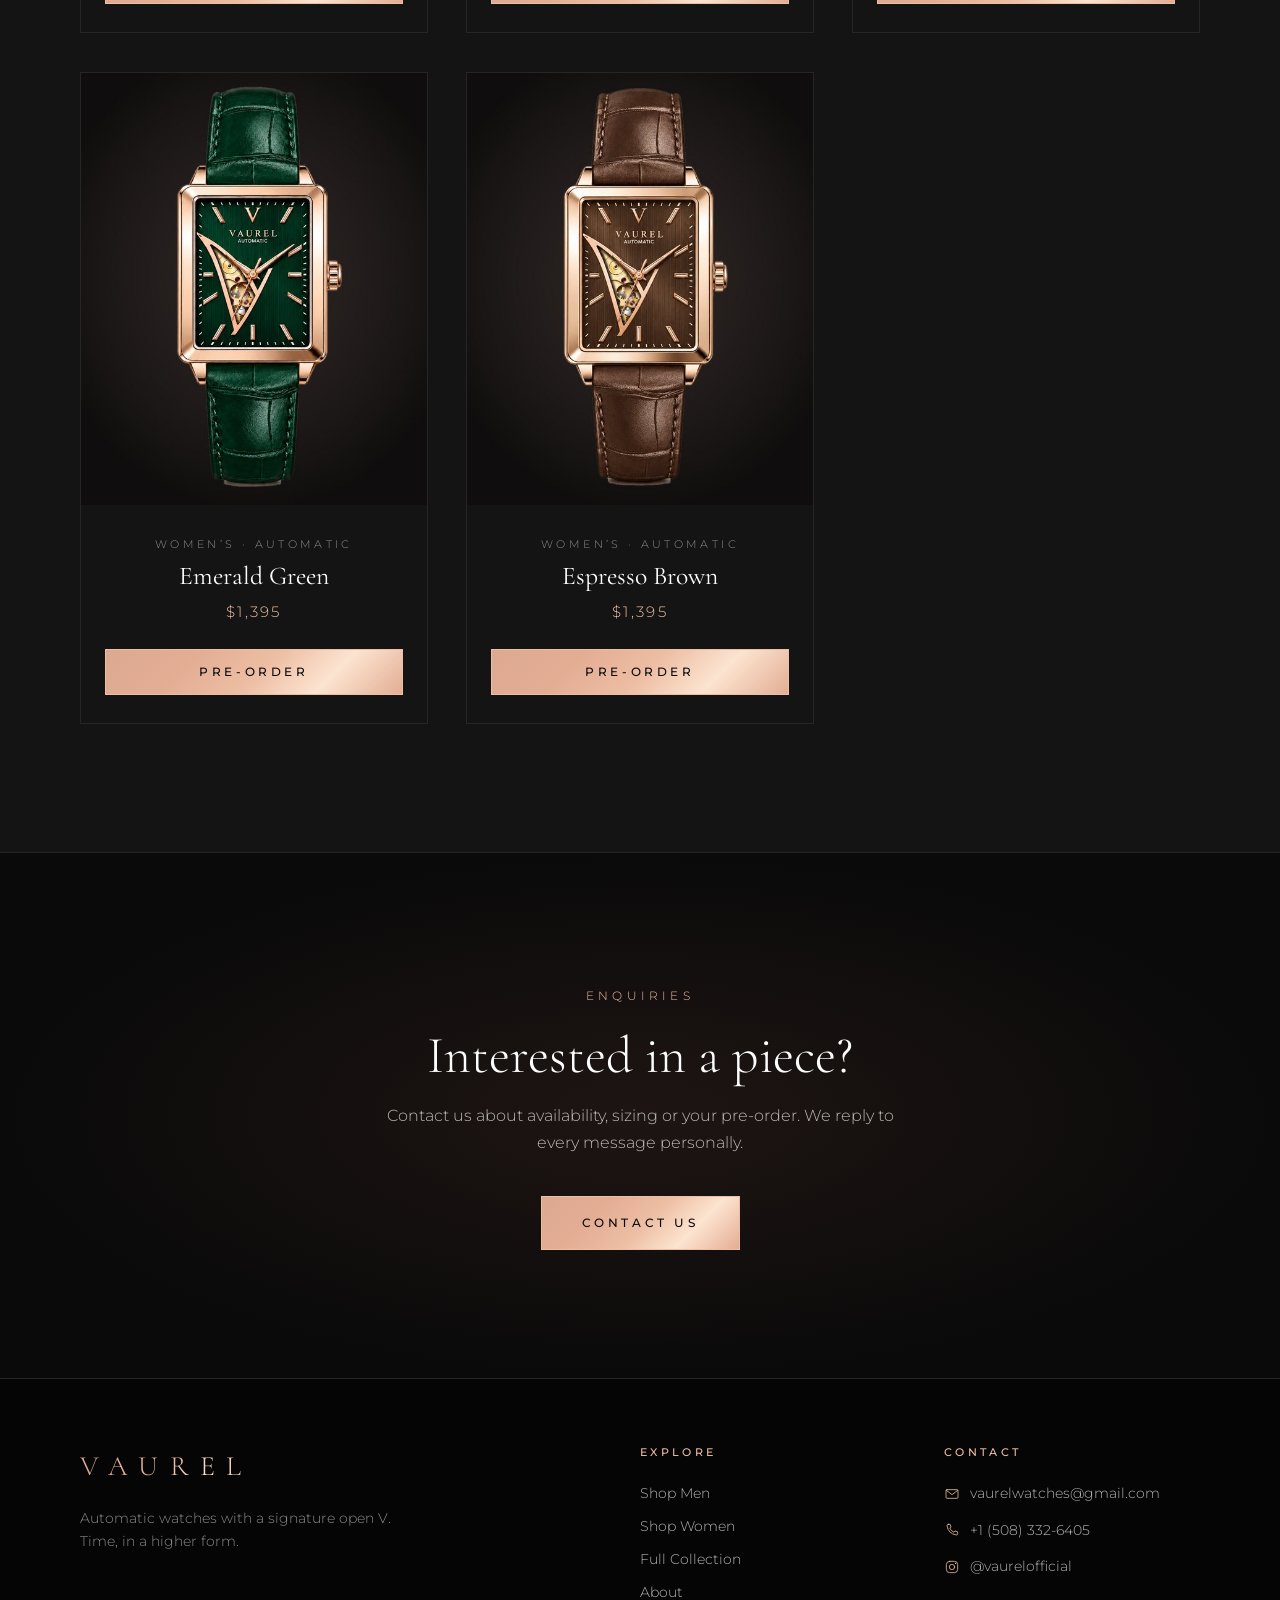
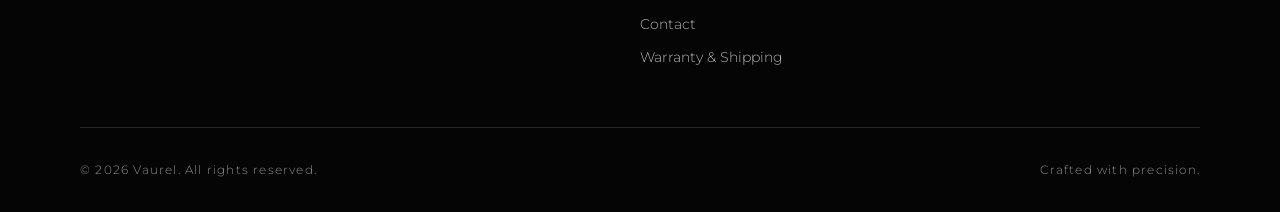
<file: collection.html>
<!DOCTYPE html>
<html lang="en">
<head>
  <meta charset="UTF-8">
  <meta name="viewport" content="width=device-width, initial-scale=1">
  <title>Collection | Vaurel</title>
  <meta name="description" content="Explore the Vaurel collection of fine timepieces.">
  <link rel="icon" href="images/favicon.svg" type="image/svg+xml">
  <link rel="preconnect" href="https://fonts.googleapis.com">
  <link rel="preconnect" href="https://fonts.gstatic.com" crossorigin>
  <link href="https://fonts.googleapis.com/css2?family=Cormorant+Garamond:ital,wght@0,300;0,400;0,500;1,300;1,400&family=Montserrat:wght@300;400;500&display=swap" rel="stylesheet">
  <link rel="stylesheet" href="css/style.css?v=15">
</head>
<body>

  <header class="site-header">
    <div class="container">
      <a href="index.html" class="logo">VAUREL</a>
      <div class="header-actions">
        <nav aria-label="Main">
          <input type="checkbox" id="nav-toggle" class="nav-toggle" aria-label="Open menu">
          <label for="nav-toggle" class="nav-toggle-label"><span></span></label>
          <ul class="nav-list">
            <li><a href="index.html">Home</a></li>
            <li><a href="men.html">Shop Men</a></li>
            <li><a href="women.html">Shop Women</a></li>
            <li><a href="about.html">About</a></li>
            <li><a href="contact.html">Contact</a></li>
          </ul>
        </nav>
        <a href="checkout.html" class="cart-toggle" aria-label="Shopping bag">
          <svg viewBox="0 0 24 24" width="22" height="22" aria-hidden="true"><path d="M5 8h14l-1 12H6L5 8z" fill="none" stroke="currentColor" stroke-width="1.2"/><path d="M9 8V6a3 3 0 0 1 6 0v2" fill="none" stroke="currentColor" stroke-width="1.2"/></svg>
          <span class="cart-count" data-cart-count hidden>0</span>
        </a>
      </div>
    </div>
  </header>

  <main>
    <section class="page-hero">
      <div class="container">
        <span class="eyebrow">The Collection</span>
        <h1>Timepieces of Distinction</h1>
        <p>Each Vaurel watch is designed to be worn for a lifetime and passed on for generations.</p>
        <p class="page-note">Pre-orders are now open. Reserve your piece and we will confirm the details with you by email.</p>
      </div>
    </section>

    <!-- Watches are listed in js/products.js -->
    <section class="section collection-section" id="men" data-collection-section>
      <div class="container">
        <div class="collection-heading">
          <span class="eyebrow">For Him</span>
          <h2 class="section-title">Men&rsquo;s Collection</h2>
        </div>
        <noscript><p class="center">Please turn on JavaScript to see the collection.</p></noscript>
        <div class="grid" data-product-grid="men"></div>
        <p class="collection-empty" data-collection-empty hidden>Coming soon.</p>
      </div>
    </section>

    <section class="section section--soft collection-section" id="women" data-collection-section>
      <div class="container">
        <div class="collection-heading">
          <span class="eyebrow">For Her</span>
          <h2 class="section-title">Women&rsquo;s Collection</h2>
        </div>
        <div class="grid" data-product-grid="women"></div>
        <p class="collection-empty" data-collection-empty hidden>The women&rsquo;s collection is coming soon.</p>
      </div>
    </section>

    <section class="section cta">
      <div class="container">
        <span class="eyebrow">Enquiries</span>
        <h2 class="section-title">Interested in a piece?</h2>
        <p>Contact us about availability, sizing or your pre-order. We reply to every message personally.</p>
        <a href="contact.html" class="btn btn--solid">Contact Us</a>
      </div>
    </section>
  </main>

  <footer class="site-footer">
    <div class="container">
      <div class="footer-grid">
        <div class="footer-brand">
          <a href="index.html" class="logo">VAUREL</a>
          <p>Automatic watches with a signature open V. Time, in a higher form.</p>
        </div>
        <div>
          <h4>Explore</h4>
          <ul>
            <li><a href="men.html">Shop Men</a></li>
            <li><a href="women.html">Shop Women</a></li>
            <li><a href="collection.html">Full Collection</a></li>
            <li><a href="about.html">About</a></li>
            <li><a href="contact.html">Contact</a></li>
            <li><a href="warranty.html">Warranty &amp; Shipping</a></li>
          </ul>
        </div>
        <div>
          <h4>Contact</h4>
          <ul>
            <li><a href="mailto:vaurelwatches@gmail.com" class="icon-link"><svg class="icon" viewBox="0 0 24 24" width="16" height="16" aria-hidden="true" focusable="false"><rect x="3" y="5.5" width="18" height="13" rx="1.5"/><path d="M3.6 6.6 12 13l8.4-6.4"/></svg><span>vaurelwatches@gmail.com</span></a></li>
            <li><a href="tel:+15083326405" class="icon-link"><svg class="icon" viewBox="0 0 24 24" width="16" height="16" aria-hidden="true" focusable="false"><path d="M6.6 3.5h2.6l1.4 4-2 1.5a12 12 0 0 0 6.4 6.4l1.5-2 4 1.4v2.6a2 2 0 0 1-2.2 2A16.5 16.5 0 0 1 4.6 5.7a2 2 0 0 1 2-2.2z"/></svg><span>+1 (508) 332-6405</span></a></li>
            <li><a href="https://www.instagram.com/vaurelofficial/" target="_blank" rel="noopener" class="icon-link" aria-label="Vaurel on Instagram, @vaurelofficial (opens in a new tab)"><svg class="icon" viewBox="0 0 24 24" width="16" height="16" aria-hidden="true" focusable="false"><rect x="3.5" y="3.5" width="17" height="17" rx="5"/><circle cx="12" cy="12" r="4"/><circle cx="17.3" cy="6.7" r="0.9" class="icon-fill"/></svg><span>@vaurelofficial</span></a></li>
          </ul>
        </div>
      </div>
      <div class="footer-bottom">
        <span>&copy; 2026 Vaurel. All rights reserved.</span>
        <span>Crafted with precision.</span>
      </div>
    </div>
  </footer>

  <script src="js/products.js?v=15" defer></script>
  <script src="js/shop.js?v=15" defer></script>
  <script src="js/cart.js?v=15" defer></script>
</body>
</html>
</file>
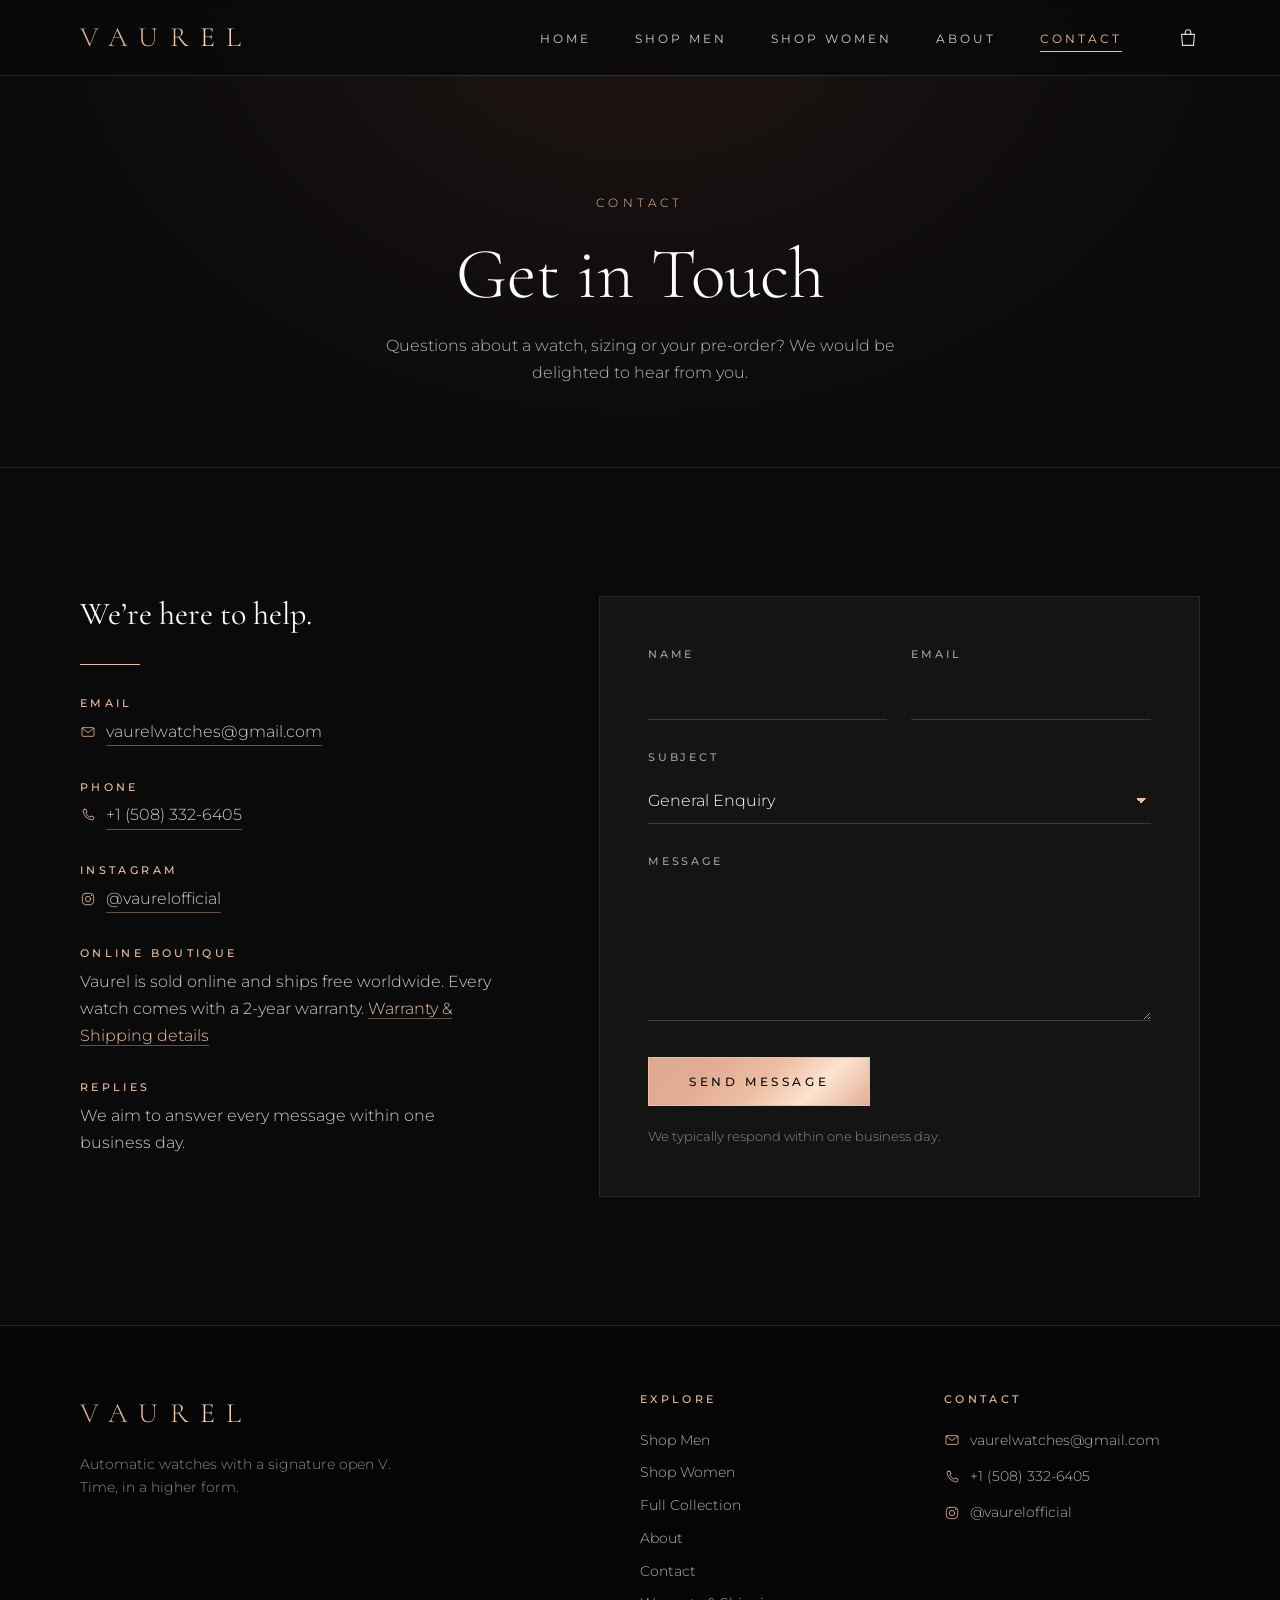
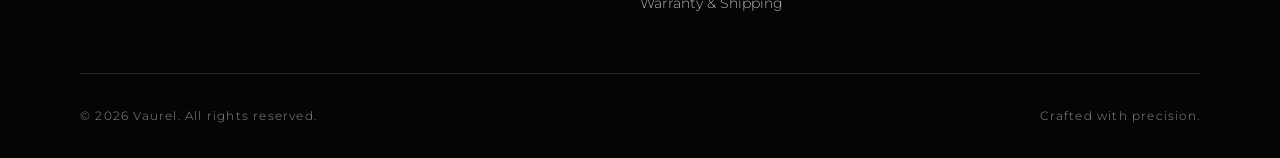
<file: contact.html>
<!DOCTYPE html>
<html lang="en">
<head>
  <meta charset="UTF-8">
  <meta name="viewport" content="width=device-width, initial-scale=1">
  <title>Contact | Vaurel</title>
  <meta name="description" content="Get in touch with Vaurel.">
  <link rel="icon" href="images/favicon.svg" type="image/svg+xml">
  <link rel="preconnect" href="https://fonts.googleapis.com">
  <link rel="preconnect" href="https://fonts.gstatic.com" crossorigin>
  <link href="https://fonts.googleapis.com/css2?family=Cormorant+Garamond:ital,wght@0,300;0,400;0,500;1,300;1,400&family=Montserrat:wght@300;400;500&display=swap" rel="stylesheet">
  <link rel="stylesheet" href="css/style.css?v=15">
</head>
<body>

  <header class="site-header">
    <div class="container">
      <a href="index.html" class="logo">VAUREL</a>
      <div class="header-actions">
        <nav aria-label="Main">
          <input type="checkbox" id="nav-toggle" class="nav-toggle" aria-label="Open menu">
          <label for="nav-toggle" class="nav-toggle-label"><span></span></label>
          <ul class="nav-list">
            <li><a href="index.html">Home</a></li>
            <li><a href="men.html">Shop Men</a></li>
            <li><a href="women.html">Shop Women</a></li>
            <li><a href="about.html">About</a></li>
            <li><a href="contact.html" aria-current="page">Contact</a></li>
          </ul>
        </nav>
        <a href="checkout.html" class="cart-toggle" aria-label="Shopping bag">
          <svg viewBox="0 0 24 24" width="22" height="22" aria-hidden="true"><path d="M5 8h14l-1 12H6L5 8z" fill="none" stroke="currentColor" stroke-width="1.2"/><path d="M9 8V6a3 3 0 0 1 6 0v2" fill="none" stroke="currentColor" stroke-width="1.2"/></svg>
          <span class="cart-count" data-cart-count hidden>0</span>
        </a>
      </div>
    </div>
  </header>

  <main>
    <section class="page-hero">
      <div class="container">
        <span class="eyebrow">Contact</span>
        <h1>Get in Touch</h1>
        <p>Questions about a watch, sizing or your <span class="nowrap">pre-order</span>? We would be delighted to hear from you.</p>
      </div>
    </section>

    <section class="section">
      <div class="container contact-grid">
        <div class="contact-details">
          <h2>We’re here to help.</h2>
          <hr class="divider">
          <div class="contact-item">
            <h3>Email</h3>
            <a href="mailto:vaurelwatches@gmail.com" class="icon-link"><svg class="icon" viewBox="0 0 24 24" width="16" height="16" aria-hidden="true" focusable="false"><rect x="3" y="5.5" width="18" height="13" rx="1.5"/><path d="M3.6 6.6 12 13l8.4-6.4"/></svg><span>vaurelwatches@gmail.com</span></a>
          </div>
          <div class="contact-item">
            <h3>Phone</h3>
            <a href="tel:+15083326405" class="icon-link"><svg class="icon" viewBox="0 0 24 24" width="16" height="16" aria-hidden="true" focusable="false"><path d="M6.6 3.5h2.6l1.4 4-2 1.5a12 12 0 0 0 6.4 6.4l1.5-2 4 1.4v2.6a2 2 0 0 1-2.2 2A16.5 16.5 0 0 1 4.6 5.7a2 2 0 0 1 2-2.2z"/></svg><span>+1 (508) 332-6405</span></a>
          </div>
          <div class="contact-item">
            <h3>Instagram</h3>
            <a href="https://www.instagram.com/vaurelofficial/" target="_blank" rel="noopener" class="icon-link" aria-label="@vaurelofficial on Instagram (opens in a new tab)"><svg class="icon" viewBox="0 0 24 24" width="16" height="16" aria-hidden="true" focusable="false"><rect x="3.5" y="3.5" width="17" height="17" rx="5"/><circle cx="12" cy="12" r="4"/><circle cx="17.3" cy="6.7" r="0.9" class="icon-fill"/></svg><span>@vaurelofficial</span></a>
          </div>
          <div class="contact-item">
            <h3>Online Boutique</h3>
            <p>Vaurel is sold online and ships free worldwide. Every watch comes with a 2-year warranty. <a href="warranty.html">Warranty &amp; Shipping details</a></p>
          </div>
          <div class="contact-item">
            <h3>Replies</h3>
            <p>We aim to answer every message within one business day.</p>
          </div>
        </div>

        <!-- Contact form.
             GitHub Pages can't process forms itself, so by default this opens the
             visitor's email app addressed to you. For a smoother experience, sign up
             for a free form service (e.g. Formspree) and replace the action below with
             the URL it gives you, e.g. action="https://formspree.io/f/your-id" -->
        <form class="form" action="mailto:vaurelwatches@gmail.com" method="post" enctype="text/plain">
          <div class="form-row">
            <div class="field">
              <label for="name">Name</label>
              <input type="text" id="name" name="name" autocomplete="name" required>
            </div>
            <div class="field">
              <label for="email">Email</label>
              <input type="email" id="email" name="email" autocomplete="email" required>
            </div>
          </div>
          <div class="field">
            <label for="subject">Subject</label>
            <select id="subject" name="subject">
              <option>General Enquiry</option>
              <option>Pre-order</option>
              <option>Product Question</option>
              <option>Sizing &amp; Fit</option>
              <option>Order Support</option>
            </select>
          </div>
          <div class="field">
            <label for="message">Message</label>
            <textarea id="message" name="message" rows="5" required></textarea>
          </div>
          <button type="submit" class="btn btn--solid">Send Message</button>
          <p class="form-note">We typically respond within one business day.</p>
        </form>
      </div>
    </section>
  </main>

  <footer class="site-footer">
    <div class="container">
      <div class="footer-grid">
        <div class="footer-brand">
          <a href="index.html" class="logo">VAUREL</a>
          <p>Automatic watches with a signature open V. Time, in a higher form.</p>
        </div>
        <div>
          <h4>Explore</h4>
          <ul>
            <li><a href="men.html">Shop Men</a></li>
            <li><a href="women.html">Shop Women</a></li>
            <li><a href="collection.html">Full Collection</a></li>
            <li><a href="about.html">About</a></li>
            <li><a href="contact.html">Contact</a></li>
            <li><a href="warranty.html">Warranty &amp; Shipping</a></li>
          </ul>
        </div>
        <div>
          <h4>Contact</h4>
          <ul>
            <li><a href="mailto:vaurelwatches@gmail.com" class="icon-link"><svg class="icon" viewBox="0 0 24 24" width="16" height="16" aria-hidden="true" focusable="false"><rect x="3" y="5.5" width="18" height="13" rx="1.5"/><path d="M3.6 6.6 12 13l8.4-6.4"/></svg><span>vaurelwatches@gmail.com</span></a></li>
            <li><a href="tel:+15083326405" class="icon-link"><svg class="icon" viewBox="0 0 24 24" width="16" height="16" aria-hidden="true" focusable="false"><path d="M6.6 3.5h2.6l1.4 4-2 1.5a12 12 0 0 0 6.4 6.4l1.5-2 4 1.4v2.6a2 2 0 0 1-2.2 2A16.5 16.5 0 0 1 4.6 5.7a2 2 0 0 1 2-2.2z"/></svg><span>+1 (508) 332-6405</span></a></li>
            <li><a href="https://www.instagram.com/vaurelofficial/" target="_blank" rel="noopener" class="icon-link" aria-label="Vaurel on Instagram, @vaurelofficial (opens in a new tab)"><svg class="icon" viewBox="0 0 24 24" width="16" height="16" aria-hidden="true" focusable="false"><rect x="3.5" y="3.5" width="17" height="17" rx="5"/><circle cx="12" cy="12" r="4"/><circle cx="17.3" cy="6.7" r="0.9" class="icon-fill"/></svg><span>@vaurelofficial</span></a></li>
          </ul>
        </div>
      </div>
      <div class="footer-bottom">
        <span>&copy; 2026 Vaurel. All rights reserved.</span>
        <span>Crafted with precision.</span>
      </div>
    </div>
  </footer>

  <script src="js/products.js?v=15" defer></script>
  <script src="js/shop.js?v=15" defer></script>
  <script src="js/cart.js?v=15" defer></script>
</body>
</html>
</file>
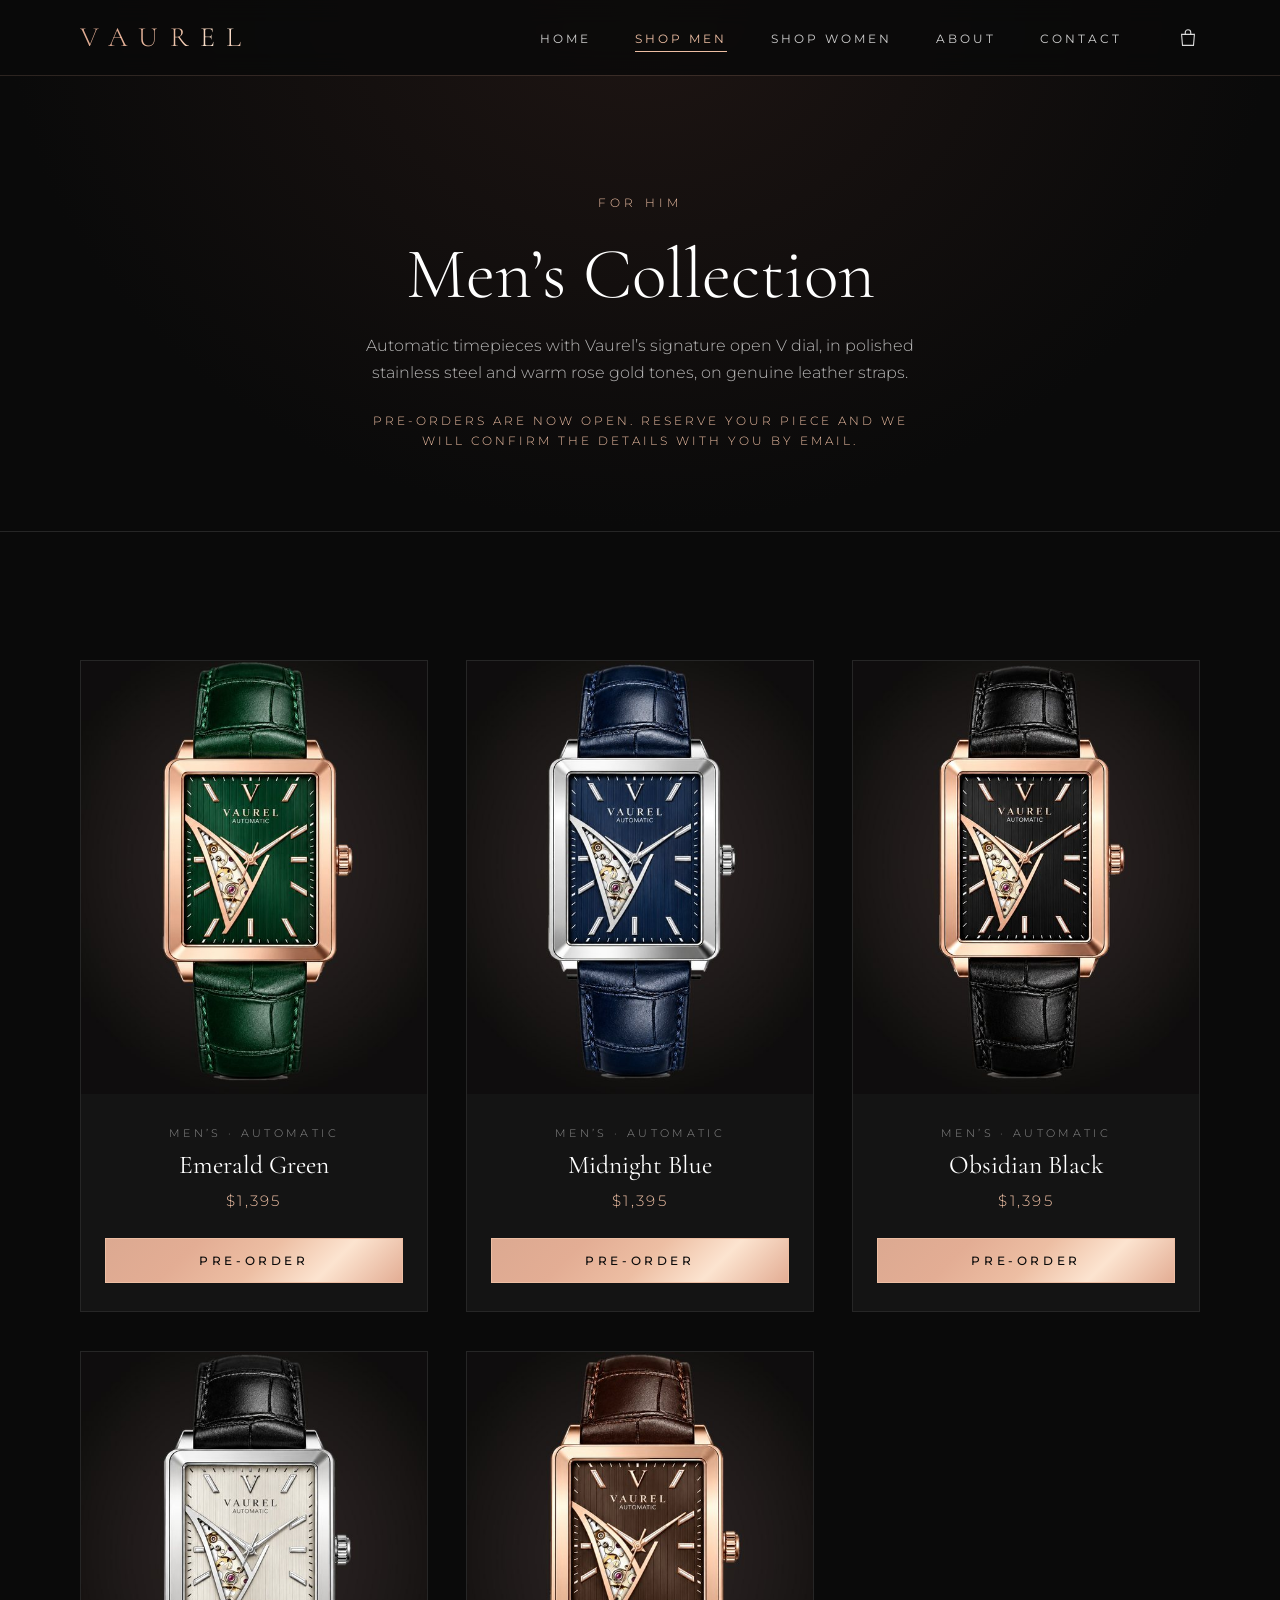
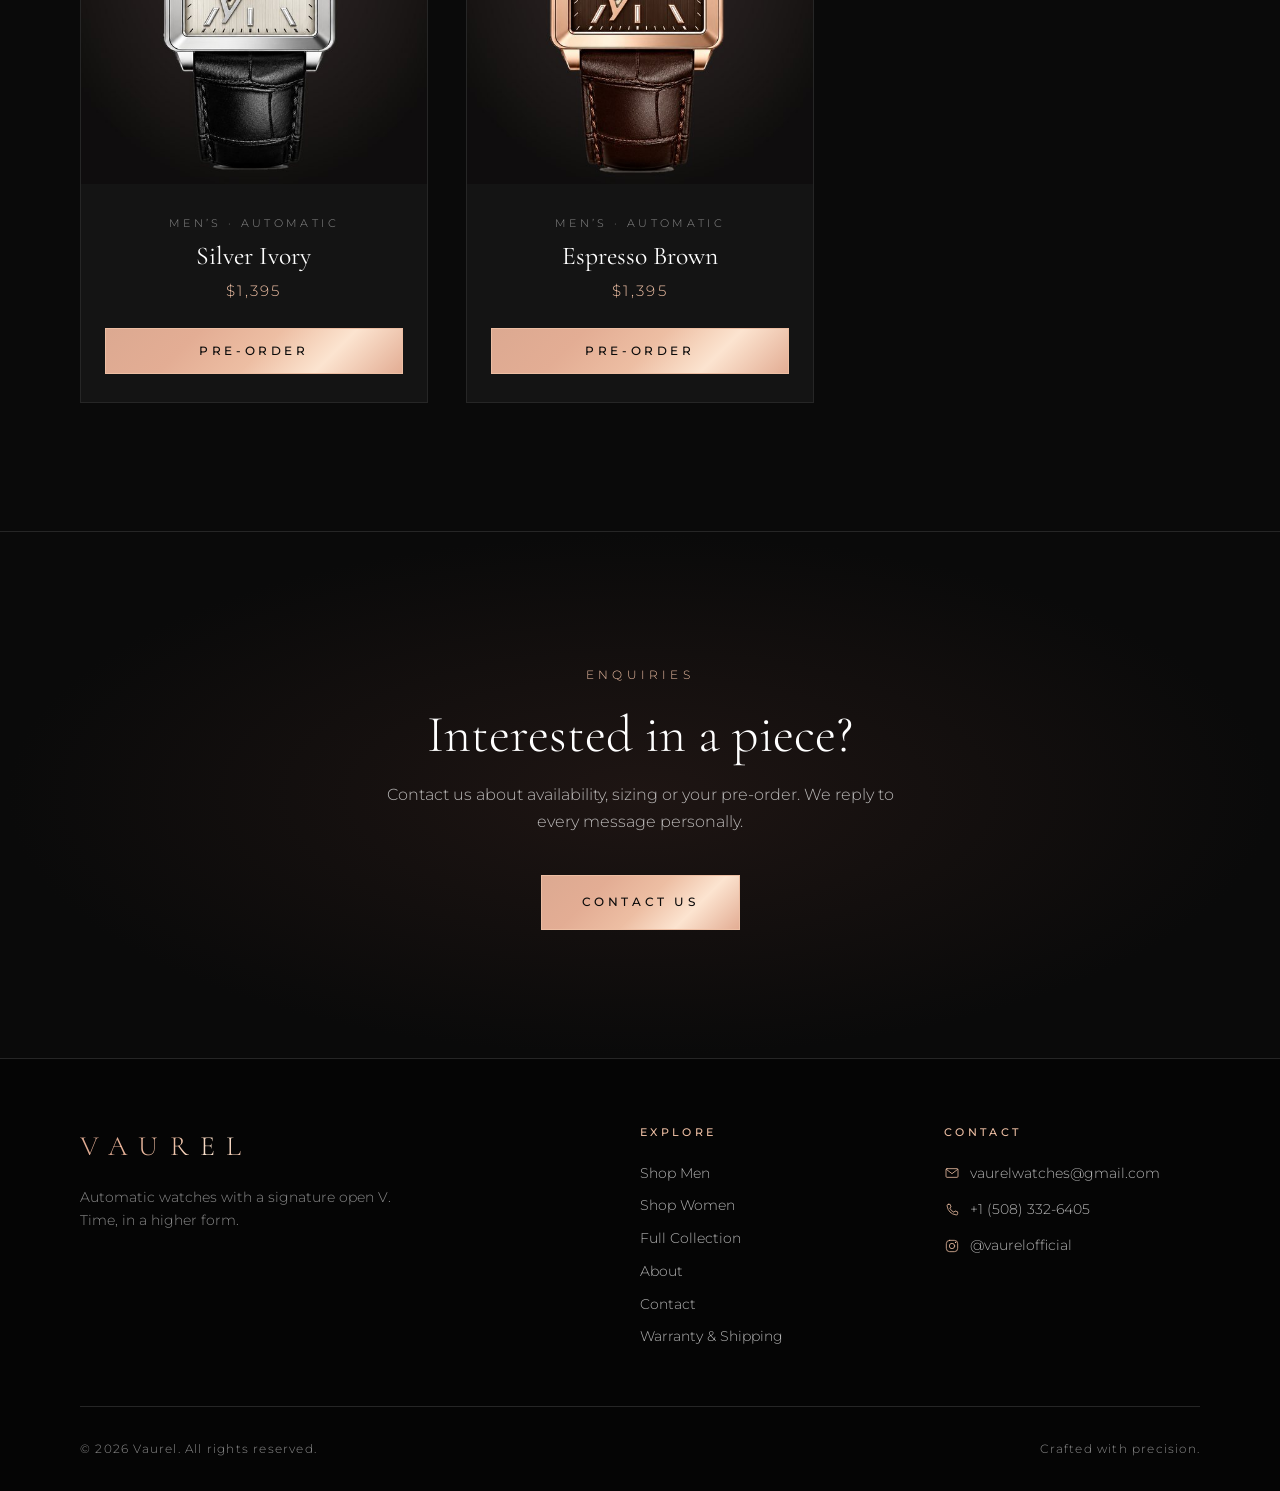
<file: men.html>
<!DOCTYPE html>
<html lang="en">
<head>
  <meta charset="UTF-8">
  <meta name="viewport" content="width=device-width, initial-scale=1">
  <title>Men’s Collection | Vaurel</title>
  <meta name="description" content="Shop the Vaurel men’s collection of automatic watches.">
  <link rel="icon" href="images/favicon.svg" type="image/svg+xml">
  <link rel="preconnect" href="https://fonts.googleapis.com">
  <link rel="preconnect" href="https://fonts.gstatic.com" crossorigin>
  <link href="https://fonts.googleapis.com/css2?family=Cormorant+Garamond:ital,wght@0,300;0,400;0,500;1,300;1,400&family=Montserrat:wght@300;400;500&display=swap" rel="stylesheet">
  <link rel="stylesheet" href="css/style.css?v=15">
</head>
<body>

  <header class="site-header">
    <div class="container">
      <a href="index.html" class="logo">VAUREL</a>
      <div class="header-actions">
        <nav aria-label="Main">
          <input type="checkbox" id="nav-toggle" class="nav-toggle" aria-label="Open menu">
          <label for="nav-toggle" class="nav-toggle-label"><span></span></label>
          <ul class="nav-list">
            <li><a href="index.html">Home</a></li>
            <li><a href="men.html" aria-current="page">Shop Men</a></li>
            <li><a href="women.html">Shop Women</a></li>
            <li><a href="about.html">About</a></li>
            <li><a href="contact.html">Contact</a></li>
          </ul>
        </nav>
        <a href="checkout.html" class="cart-toggle" aria-label="Shopping bag">
          <svg viewBox="0 0 24 24" width="22" height="22" aria-hidden="true"><path d="M5 8h14l-1 12H6L5 8z" fill="none" stroke="currentColor" stroke-width="1.2"/><path d="M9 8V6a3 3 0 0 1 6 0v2" fill="none" stroke="currentColor" stroke-width="1.2"/></svg>
          <span class="cart-count" data-cart-count hidden>0</span>
        </a>
      </div>
    </div>
  </header>

  <main>
    <section class="page-hero">
      <div class="container">
        <span class="eyebrow">For Him</span>
        <h1>Men&rsquo;s Collection</h1>
        <p>Automatic timepieces with Vaurel&rsquo;s signature open V dial, in polished stainless steel and warm rose gold tones, on genuine leather straps.</p>
        <p class="page-note">Pre-orders are now open. Reserve your piece and we will confirm the details with you by email.</p>
      </div>
    </section>

    <!-- Watches are listed in js/products.js -->
    <section class="section collection-section" id="men" data-collection-section>
      <div class="container">
        <noscript><p class="center">Please turn on JavaScript to see the collection.</p></noscript>
        <div class="grid" data-product-grid="men"></div>
        <p class="collection-empty" data-collection-empty hidden>Coming soon.</p>
      </div>
    </section>

    <section class="section cta">
      <div class="container">
        <span class="eyebrow">Enquiries</span>
        <h2 class="section-title">Interested in a piece?</h2>
        <p>Contact us about availability, sizing or your pre-order. We reply to every message personally.</p>
        <a href="contact.html" class="btn btn--solid">Contact Us</a>
      </div>
    </section>
  </main>

  <footer class="site-footer">
    <div class="container">
      <div class="footer-grid">
        <div class="footer-brand">
          <a href="index.html" class="logo">VAUREL</a>
          <p>Automatic watches with a signature open V. Time, in a higher form.</p>
        </div>
        <div>
          <h4>Explore</h4>
          <ul>
            <li><a href="men.html">Shop Men</a></li>
            <li><a href="women.html">Shop Women</a></li>
            <li><a href="collection.html">Full Collection</a></li>
            <li><a href="about.html">About</a></li>
            <li><a href="contact.html">Contact</a></li>
            <li><a href="warranty.html">Warranty &amp; Shipping</a></li>
          </ul>
        </div>
        <div>
          <h4>Contact</h4>
          <ul>
            <li><a href="mailto:vaurelwatches@gmail.com" class="icon-link"><svg class="icon" viewBox="0 0 24 24" width="16" height="16" aria-hidden="true" focusable="false"><rect x="3" y="5.5" width="18" height="13" rx="1.5"/><path d="M3.6 6.6 12 13l8.4-6.4"/></svg><span>vaurelwatches@gmail.com</span></a></li>
            <li><a href="tel:+15083326405" class="icon-link"><svg class="icon" viewBox="0 0 24 24" width="16" height="16" aria-hidden="true" focusable="false"><path d="M6.6 3.5h2.6l1.4 4-2 1.5a12 12 0 0 0 6.4 6.4l1.5-2 4 1.4v2.6a2 2 0 0 1-2.2 2A16.5 16.5 0 0 1 4.6 5.7a2 2 0 0 1 2-2.2z"/></svg><span>+1 (508) 332-6405</span></a></li>
            <li><a href="https://www.instagram.com/vaurelofficial/" target="_blank" rel="noopener" class="icon-link" aria-label="Vaurel on Instagram, @vaurelofficial (opens in a new tab)"><svg class="icon" viewBox="0 0 24 24" width="16" height="16" aria-hidden="true" focusable="false"><rect x="3.5" y="3.5" width="17" height="17" rx="5"/><circle cx="12" cy="12" r="4"/><circle cx="17.3" cy="6.7" r="0.9" class="icon-fill"/></svg><span>@vaurelofficial</span></a></li>
          </ul>
        </div>
      </div>
      <div class="footer-bottom">
        <span>&copy; 2026 Vaurel. All rights reserved.</span>
        <span>Crafted with precision.</span>
      </div>
    </div>
  </footer>

  <script src="js/products.js?v=15" defer></script>
  <script src="js/shop.js?v=15" defer></script>
  <script src="js/cart.js?v=15" defer></script>
</body>
</html>
</file>
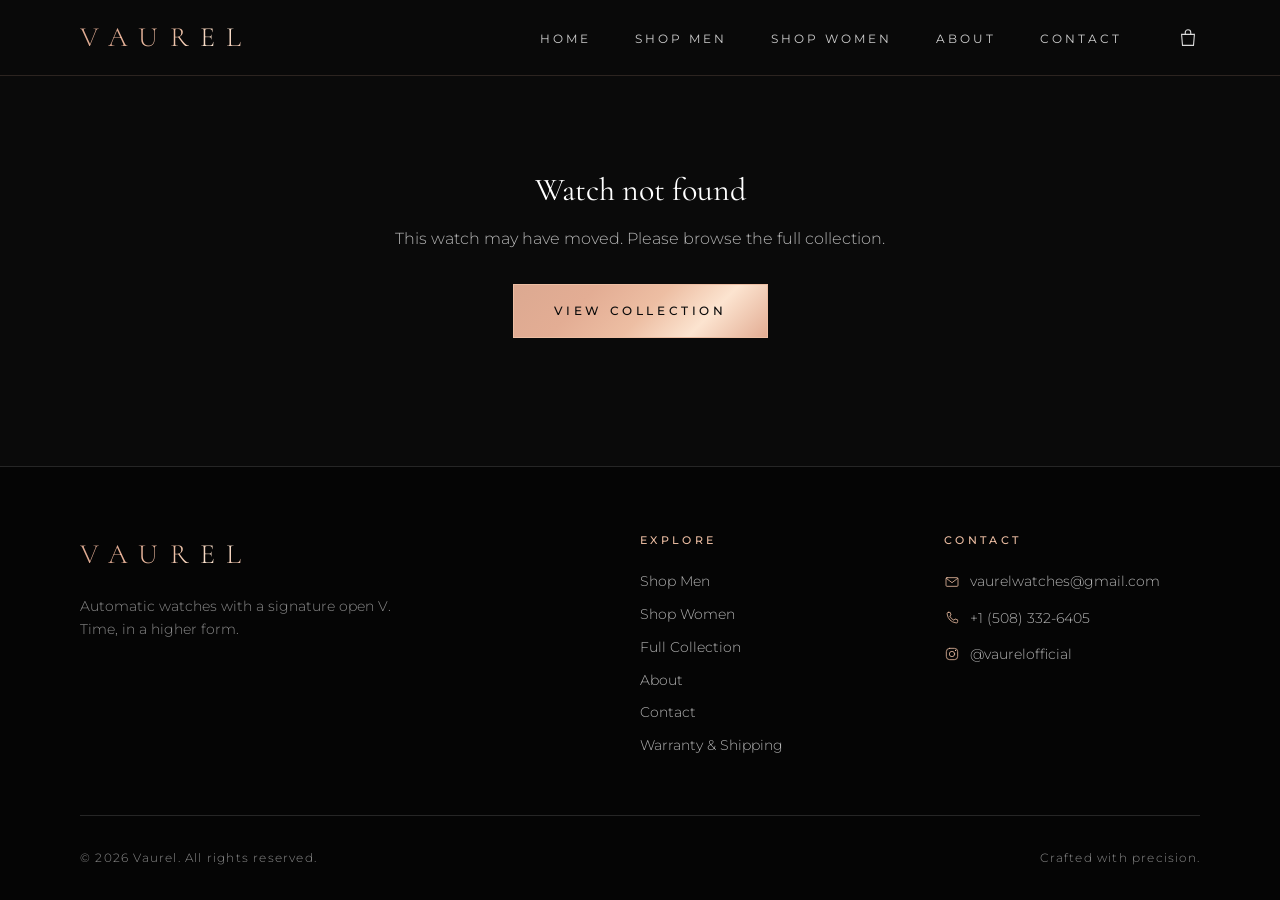
<file: product.html>
<!DOCTYPE html>
<html lang="en">
<head>
  <meta charset="UTF-8">
  <meta name="viewport" content="width=device-width, initial-scale=1">
  <title>Watch | Vaurel</title>
  <meta name="description" content="Vaurel automatic watches.">
  <link rel="icon" href="images/favicon.svg" type="image/svg+xml">
  <link rel="preconnect" href="https://fonts.googleapis.com">
  <link rel="preconnect" href="https://fonts.gstatic.com" crossorigin>
  <link href="https://fonts.googleapis.com/css2?family=Cormorant+Garamond:ital,wght@0,300;0,400;0,500;1,300;1,400&family=Montserrat:wght@300;400;500&display=swap" rel="stylesheet">
  <link rel="stylesheet" href="css/style.css?v=15">
</head>
<body>

  <header class="site-header">
    <div class="container">
      <a href="index.html" class="logo">VAUREL</a>
      <div class="header-actions">
        <nav aria-label="Main">
          <input type="checkbox" id="nav-toggle" class="nav-toggle" aria-label="Open menu">
          <label for="nav-toggle" class="nav-toggle-label"><span></span></label>
          <ul class="nav-list">
            <li><a href="index.html">Home</a></li>
            <li><a href="men.html">Shop Men</a></li>
            <li><a href="women.html">Shop Women</a></li>
            <li><a href="about.html">About</a></li>
            <li><a href="contact.html">Contact</a></li>
          </ul>
        </nav>
        <a href="checkout.html" class="cart-toggle" aria-label="Shopping bag">
          <svg viewBox="0 0 24 24" width="22" height="22" aria-hidden="true"><path d="M5 8h14l-1 12H6L5 8z" fill="none" stroke="currentColor" stroke-width="1.2"/><path d="M9 8V6a3 3 0 0 1 6 0v2" fill="none" stroke="currentColor" stroke-width="1.2"/></svg>
          <span class="cart-count" data-cart-count hidden>0</span>
        </a>
      </div>
    </div>
  </header>

  <main class="product-main">
    <div class="container">
      <noscript><p class="center">Please turn on JavaScript to view this watch.</p></noscript>
      <!-- Filled in by js/shop.js from js/products.js -->
      <div id="product-page"></div>

      <div class="product-missing center" id="product-missing" hidden>
        <h1>Watch not found</h1>
        <p>This watch may have moved. Please browse the full collection.</p>
        <a href="collection.html" class="btn btn--solid">View Collection</a>
      </div>
    </div>

    <section class="section section--soft related">
      <div class="container">
        <div class="center" style="margin-bottom: 3rem;">
          <span class="eyebrow">Discover More</span>
          <h2 class="section-title">You May Also Like</h2>
        </div>
        <div class="grid" data-product-grid="related"></div>
      </div>
    </section>
  </main>

  <footer class="site-footer">
    <div class="container">
      <div class="footer-grid">
        <div class="footer-brand">
          <a href="index.html" class="logo">VAUREL</a>
          <p>Automatic watches with a signature open V. Time, in a higher form.</p>
        </div>
        <div>
          <h4>Explore</h4>
          <ul>
            <li><a href="men.html">Shop Men</a></li>
            <li><a href="women.html">Shop Women</a></li>
            <li><a href="collection.html">Full Collection</a></li>
            <li><a href="about.html">About</a></li>
            <li><a href="contact.html">Contact</a></li>
            <li><a href="warranty.html">Warranty &amp; Shipping</a></li>
          </ul>
        </div>
        <div>
          <h4>Contact</h4>
          <ul>
            <li><a href="mailto:vaurelwatches@gmail.com" class="icon-link"><svg class="icon" viewBox="0 0 24 24" width="16" height="16" aria-hidden="true" focusable="false"><rect x="3" y="5.5" width="18" height="13" rx="1.5"/><path d="M3.6 6.6 12 13l8.4-6.4"/></svg><span>vaurelwatches@gmail.com</span></a></li>
            <li><a href="tel:+15083326405" class="icon-link"><svg class="icon" viewBox="0 0 24 24" width="16" height="16" aria-hidden="true" focusable="false"><path d="M6.6 3.5h2.6l1.4 4-2 1.5a12 12 0 0 0 6.4 6.4l1.5-2 4 1.4v2.6a2 2 0 0 1-2.2 2A16.5 16.5 0 0 1 4.6 5.7a2 2 0 0 1 2-2.2z"/></svg><span>+1 (508) 332-6405</span></a></li>
            <li><a href="https://www.instagram.com/vaurelofficial/" target="_blank" rel="noopener" class="icon-link" aria-label="Vaurel on Instagram, @vaurelofficial (opens in a new tab)"><svg class="icon" viewBox="0 0 24 24" width="16" height="16" aria-hidden="true" focusable="false"><rect x="3.5" y="3.5" width="17" height="17" rx="5"/><circle cx="12" cy="12" r="4"/><circle cx="17.3" cy="6.7" r="0.9" class="icon-fill"/></svg><span>@vaurelofficial</span></a></li>
          </ul>
        </div>
      </div>
      <div class="footer-bottom">
        <span>&copy; 2026 Vaurel. All rights reserved.</span>
        <span>Crafted with precision.</span>
      </div>
    </div>
  </footer>

  <script src="js/products.js?v=15" defer></script>
  <script src="js/shop.js?v=15" defer></script>
  <script src="js/cart.js?v=15" defer></script>
</body>
</html>
</file>
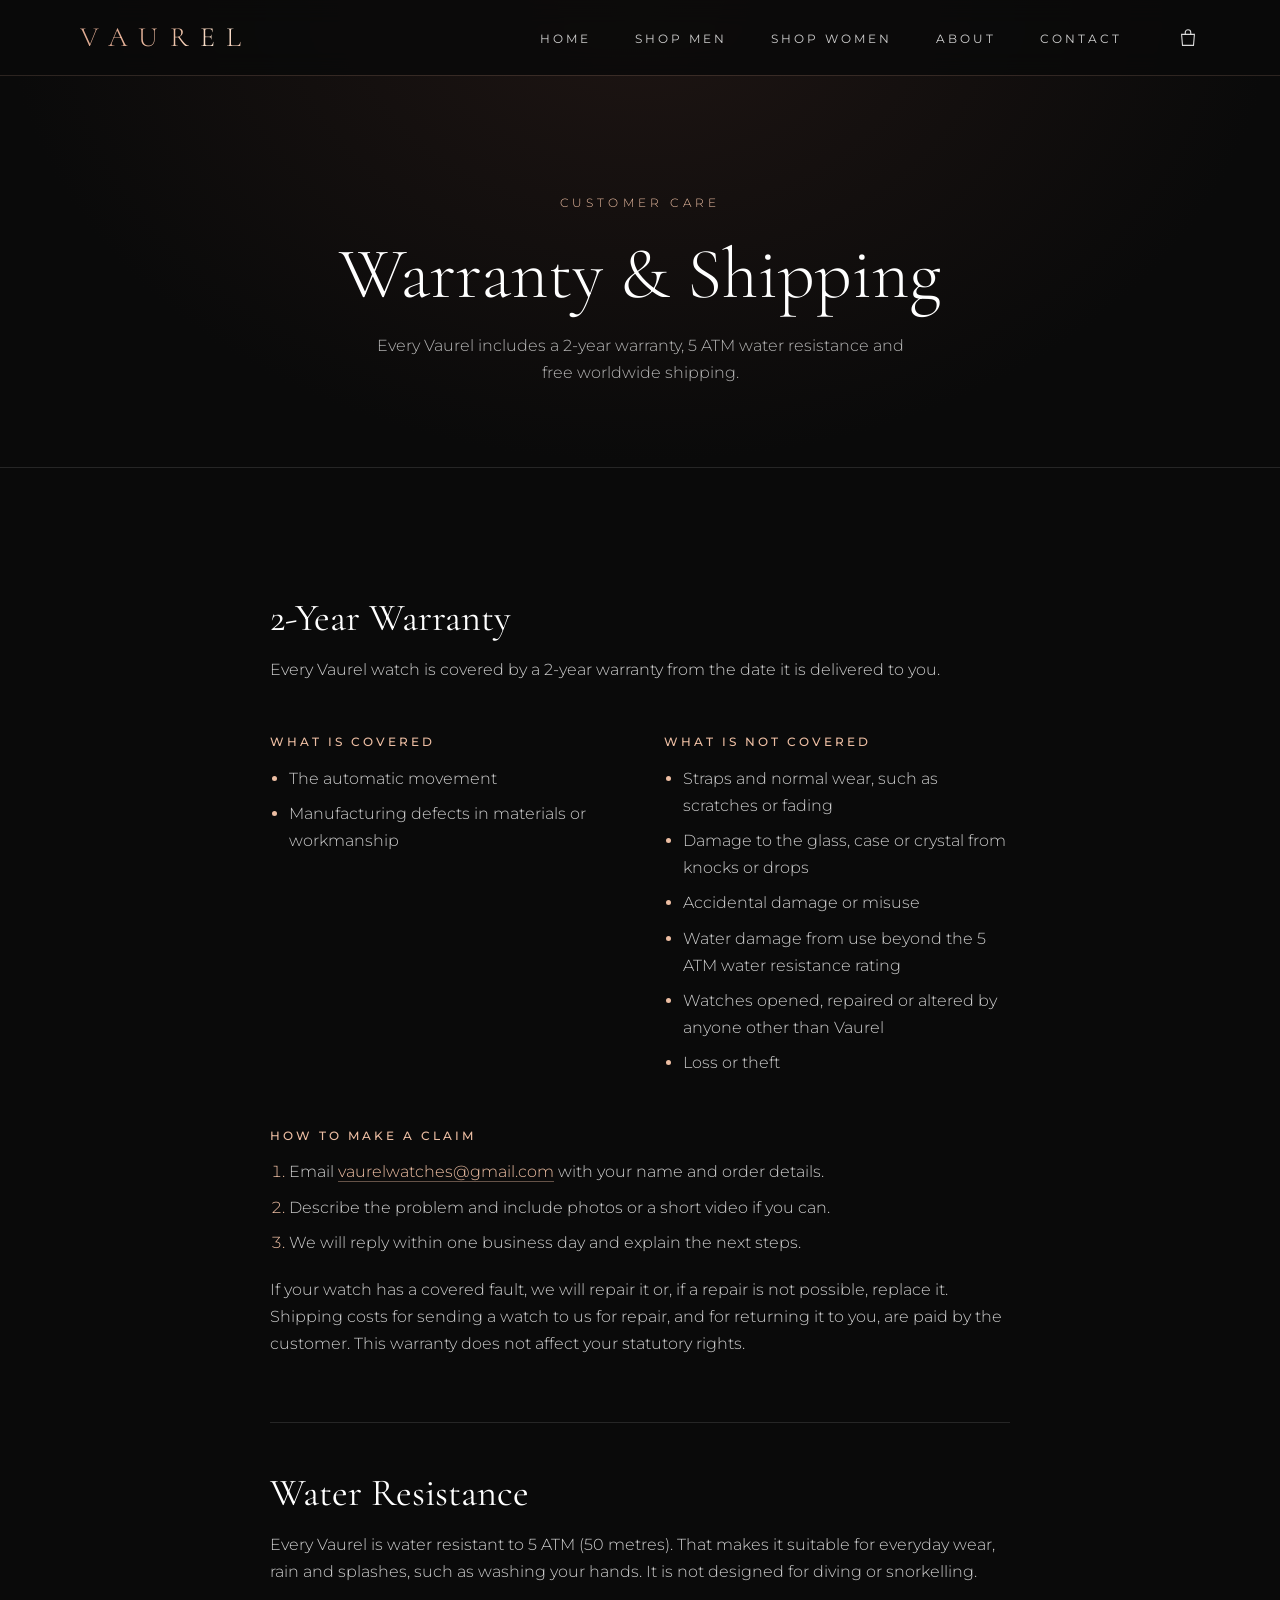
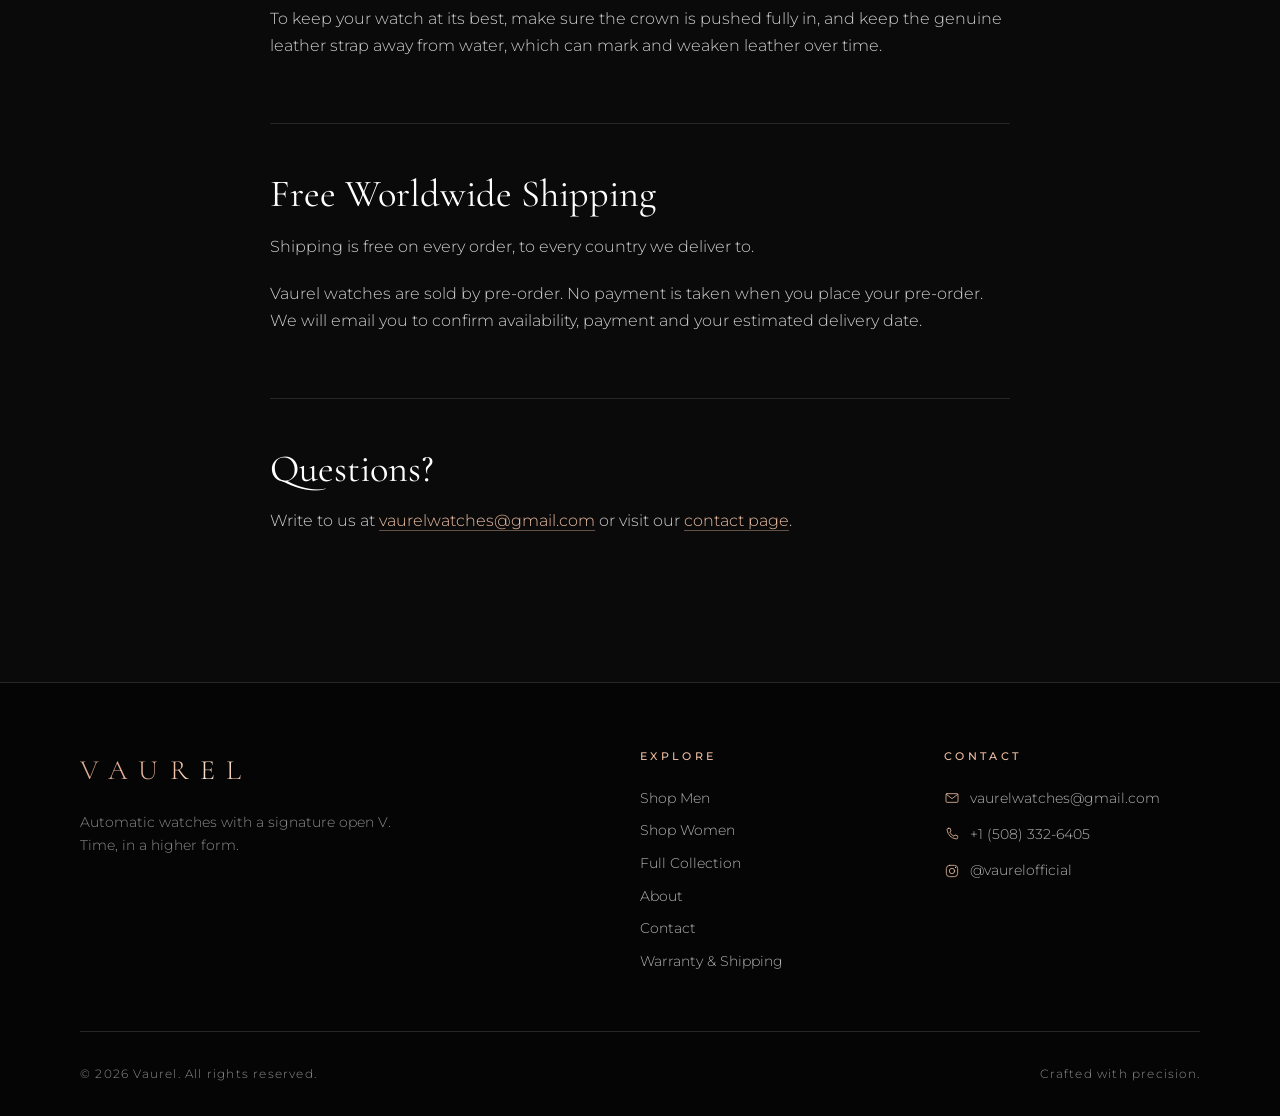
<file: warranty.html>
<!DOCTYPE html>
<html lang="en">
<head>
  <meta charset="UTF-8">
  <meta name="viewport" content="width=device-width, initial-scale=1">
  <title>Warranty &amp; Shipping | Vaurel</title>
  <meta name="description" content="Every Vaurel watch includes a 2-year warranty on the movement and manufacturing defects, and free worldwide shipping.">
  <link rel="icon" href="images/favicon.svg" type="image/svg+xml">
  <link rel="preconnect" href="https://fonts.googleapis.com">
  <link rel="preconnect" href="https://fonts.gstatic.com" crossorigin>
  <link href="https://fonts.googleapis.com/css2?family=Cormorant+Garamond:ital,wght@0,300;0,400;0,500;1,300;1,400&family=Montserrat:wght@300;400;500&display=swap" rel="stylesheet">
  <link rel="stylesheet" href="css/style.css?v=15">
</head>
<body>

  <header class="site-header">
    <div class="container">
      <a href="index.html" class="logo">VAUREL</a>
      <div class="header-actions">
        <nav aria-label="Main">
          <input type="checkbox" id="nav-toggle" class="nav-toggle" aria-label="Open menu">
          <label for="nav-toggle" class="nav-toggle-label"><span></span></label>
          <ul class="nav-list">
            <li><a href="index.html">Home</a></li>
            <li><a href="men.html">Shop Men</a></li>
            <li><a href="women.html">Shop Women</a></li>
            <li><a href="about.html">About</a></li>
            <li><a href="contact.html">Contact</a></li>
          </ul>
        </nav>
        <a href="checkout.html" class="cart-toggle" aria-label="Shopping bag">
          <svg viewBox="0 0 24 24" width="22" height="22" aria-hidden="true"><path d="M5 8h14l-1 12H6L5 8z" fill="none" stroke="currentColor" stroke-width="1.2"/><path d="M9 8V6a3 3 0 0 1 6 0v2" fill="none" stroke="currentColor" stroke-width="1.2"/></svg>
          <span class="cart-count" data-cart-count hidden>0</span>
        </a>
      </div>
    </div>
  </header>

  <main>
    <section class="page-hero">
      <div class="container">
        <span class="eyebrow">Customer Care</span>
        <h1>Warranty &amp; Shipping</h1>
        <p>Every Vaurel includes a 2-year warranty, 5 ATM water resistance and free worldwide shipping.</p>
      </div>
    </section>

    <section class="section">
      <div class="container policy">
        <h2 id="warranty">2-Year Warranty</h2>
        <p>Every Vaurel watch is covered by a 2-year warranty from the date it is delivered to you.</p>

        <div class="policy-columns">
          <div>
            <h3>What is covered</h3>
            <ul>
              <li>The automatic movement</li>
              <li>Manufacturing defects in materials or workmanship</li>
            </ul>
          </div>
          <div>
            <h3>What is not covered</h3>
            <ul>
              <li>Straps and normal wear, such as scratches or fading</li>
              <li>Damage to the glass, case or crystal from knocks or drops</li>
              <li>Accidental damage or misuse</li>
              <li>Water damage from use beyond the 5 ATM water resistance rating</li>
              <li>Watches opened, repaired or altered by anyone other than Vaurel</li>
              <li>Loss or theft</li>
            </ul>
          </div>
        </div>

        <h3>How to make a claim</h3>
        <ol>
          <li>Email <a href="mailto:vaurelwatches@gmail.com">vaurelwatches@gmail.com</a> with your name and order details.</li>
          <li>Describe the problem and include photos or a short video if you can.</li>
          <li>We will reply within one business day and explain the next steps.</li>
        </ol>
        <p>If your watch has a covered fault, we will repair it or, if a repair is not possible, replace it. Shipping costs for sending a watch to us for repair, and for returning it to you, are paid by the customer. This warranty does not affect your statutory rights.</p>

        <h2 id="water-resistance">Water Resistance</h2>
        <p>Every Vaurel is water resistant to 5 ATM (50 metres). That makes it suitable for everyday wear, rain and splashes, such as washing your hands. It is not designed for diving or snorkelling.</p>
        <p>To keep your watch at its best, make sure the crown is pushed fully in, and keep the genuine leather strap away from water, which can mark and weaken leather over time.</p>

        <h2 id="shipping">Free Worldwide Shipping</h2>
        <p>Shipping is free on every order, to every country we deliver to.</p>
        <p>Vaurel watches are sold by pre-order. No payment is taken when you place your pre-order. We will email you to confirm availability, payment and your estimated delivery date.</p>

        <h2>Questions?</h2>
        <p>Write to us at <a href="mailto:vaurelwatches@gmail.com">vaurelwatches@gmail.com</a> or visit our <a href="contact.html">contact page</a>.</p>
      </div>
    </section>
  </main>

  <footer class="site-footer">
    <div class="container">
      <div class="footer-grid">
        <div class="footer-brand">
          <a href="index.html" class="logo">VAUREL</a>
          <p>Automatic watches with a signature open V. Time, in a higher form.</p>
        </div>
        <div>
          <h4>Explore</h4>
          <ul>
            <li><a href="men.html">Shop Men</a></li>
            <li><a href="women.html">Shop Women</a></li>
            <li><a href="collection.html">Full Collection</a></li>
            <li><a href="about.html">About</a></li>
            <li><a href="contact.html">Contact</a></li>
            <li><a href="warranty.html">Warranty &amp; Shipping</a></li>
          </ul>
        </div>
        <div>
          <h4>Contact</h4>
          <ul>
            <li><a href="mailto:vaurelwatches@gmail.com" class="icon-link"><svg class="icon" viewBox="0 0 24 24" width="16" height="16" aria-hidden="true" focusable="false"><rect x="3" y="5.5" width="18" height="13" rx="1.5"/><path d="M3.6 6.6 12 13l8.4-6.4"/></svg><span>vaurelwatches@gmail.com</span></a></li>
            <li><a href="tel:+15083326405" class="icon-link"><svg class="icon" viewBox="0 0 24 24" width="16" height="16" aria-hidden="true" focusable="false"><path d="M6.6 3.5h2.6l1.4 4-2 1.5a12 12 0 0 0 6.4 6.4l1.5-2 4 1.4v2.6a2 2 0 0 1-2.2 2A16.5 16.5 0 0 1 4.6 5.7a2 2 0 0 1 2-2.2z"/></svg><span>+1 (508) 332-6405</span></a></li>
            <li><a href="https://www.instagram.com/vaurelofficial/" target="_blank" rel="noopener" class="icon-link" aria-label="Vaurel on Instagram, @vaurelofficial (opens in a new tab)"><svg class="icon" viewBox="0 0 24 24" width="16" height="16" aria-hidden="true" focusable="false"><rect x="3.5" y="3.5" width="17" height="17" rx="5"/><circle cx="12" cy="12" r="4"/><circle cx="17.3" cy="6.7" r="0.9" class="icon-fill"/></svg><span>@vaurelofficial</span></a></li>
          </ul>
        </div>
      </div>
      <div class="footer-bottom">
        <span>&copy; 2026 Vaurel. All rights reserved.</span>
        <span>Crafted with precision.</span>
      </div>
    </div>
  </footer>

  <script src="js/products.js?v=15" defer></script>
  <script src="js/shop.js?v=15" defer></script>
  <script src="js/cart.js?v=15" defer></script>
</body>
</html>
</file>
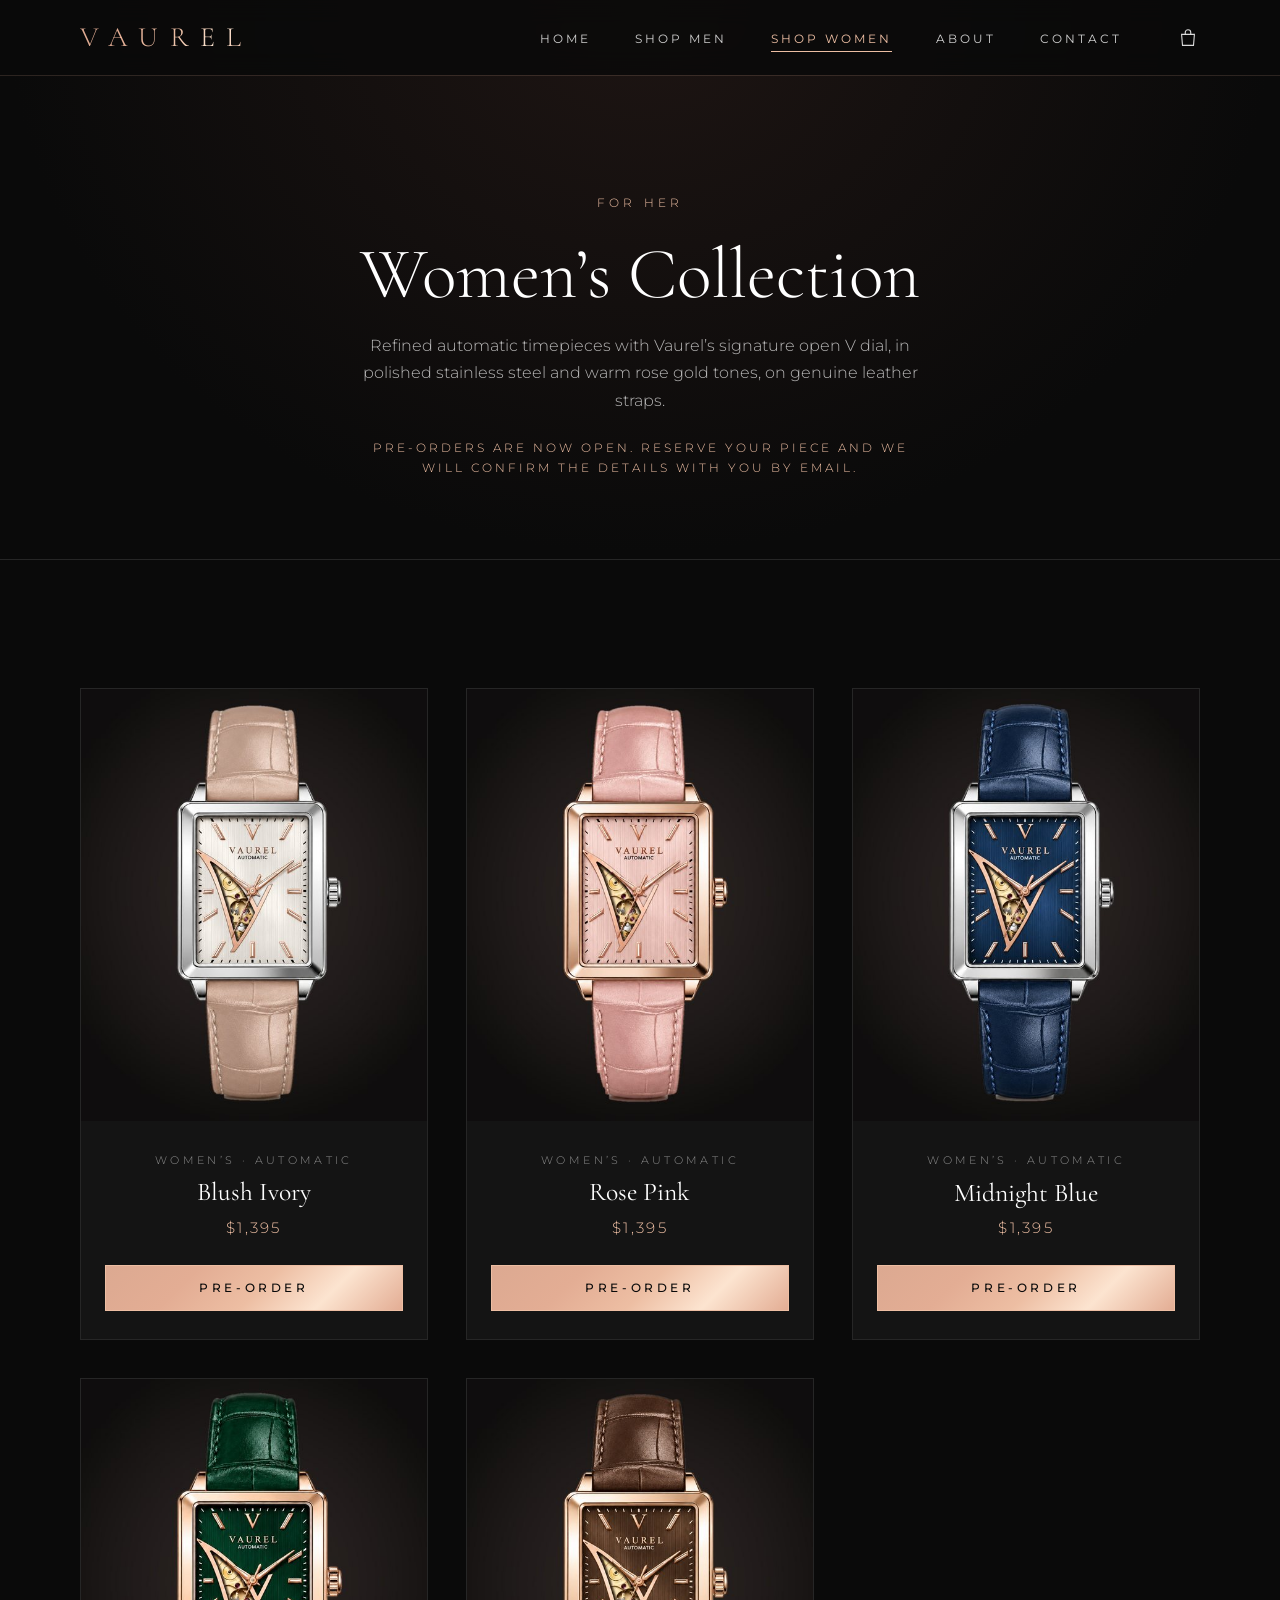
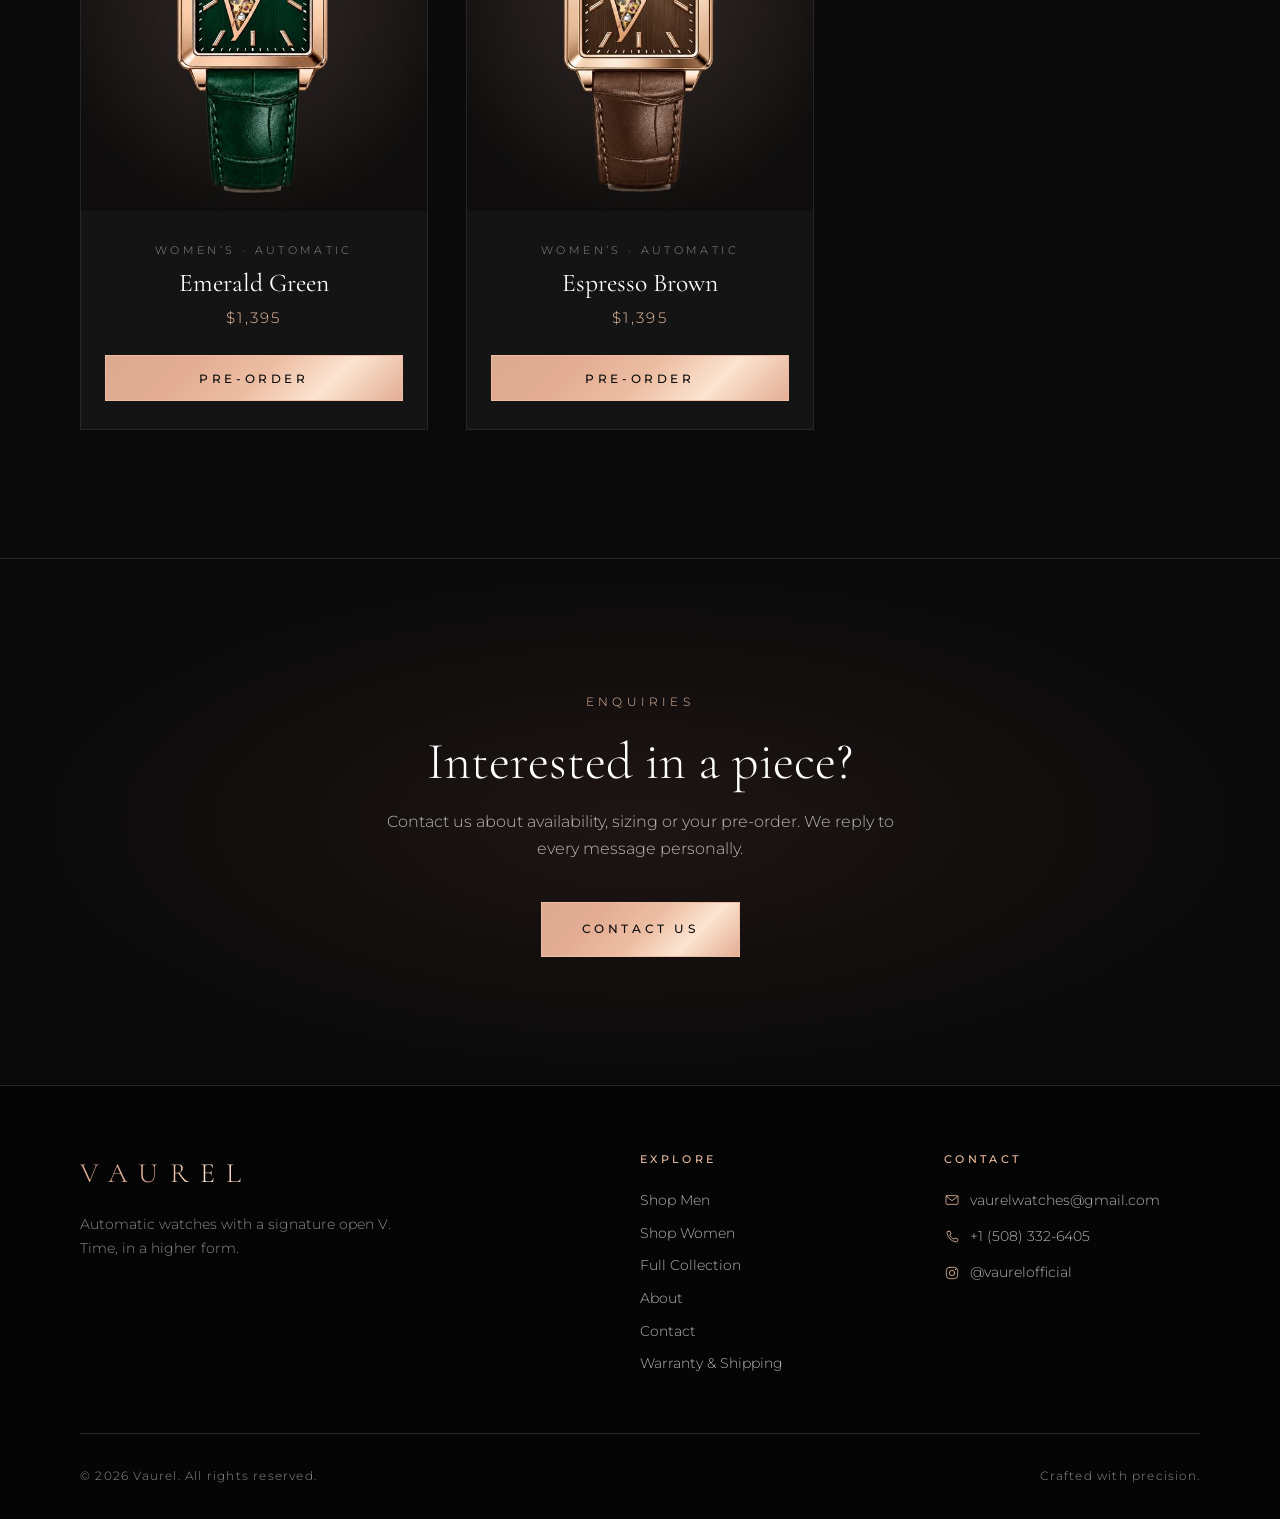
<file: women.html>
<!DOCTYPE html>
<html lang="en">
<head>
  <meta charset="UTF-8">
  <meta name="viewport" content="width=device-width, initial-scale=1">
  <title>Women’s Collection | Vaurel</title>
  <meta name="description" content="Shop the Vaurel women’s collection of automatic watches.">
  <link rel="icon" href="images/favicon.svg" type="image/svg+xml">
  <link rel="preconnect" href="https://fonts.googleapis.com">
  <link rel="preconnect" href="https://fonts.gstatic.com" crossorigin>
  <link href="https://fonts.googleapis.com/css2?family=Cormorant+Garamond:ital,wght@0,300;0,400;0,500;1,300;1,400&family=Montserrat:wght@300;400;500&display=swap" rel="stylesheet">
  <link rel="stylesheet" href="css/style.css?v=15">
</head>
<body>

  <header class="site-header">
    <div class="container">
      <a href="index.html" class="logo">VAUREL</a>
      <div class="header-actions">
        <nav aria-label="Main">
          <input type="checkbox" id="nav-toggle" class="nav-toggle" aria-label="Open menu">
          <label for="nav-toggle" class="nav-toggle-label"><span></span></label>
          <ul class="nav-list">
            <li><a href="index.html">Home</a></li>
            <li><a href="men.html">Shop Men</a></li>
            <li><a href="women.html" aria-current="page">Shop Women</a></li>
            <li><a href="about.html">About</a></li>
            <li><a href="contact.html">Contact</a></li>
          </ul>
        </nav>
        <a href="checkout.html" class="cart-toggle" aria-label="Shopping bag">
          <svg viewBox="0 0 24 24" width="22" height="22" aria-hidden="true"><path d="M5 8h14l-1 12H6L5 8z" fill="none" stroke="currentColor" stroke-width="1.2"/><path d="M9 8V6a3 3 0 0 1 6 0v2" fill="none" stroke="currentColor" stroke-width="1.2"/></svg>
          <span class="cart-count" data-cart-count hidden>0</span>
        </a>
      </div>
    </div>
  </header>

  <main>
    <section class="page-hero">
      <div class="container">
        <span class="eyebrow">For Her</span>
        <h1>Women&rsquo;s Collection</h1>
        <p>Refined automatic timepieces with Vaurel&rsquo;s signature open V dial, in polished stainless steel and warm rose gold tones, on genuine leather straps.</p>
        <p class="page-note">Pre-orders are now open. Reserve your piece and we will confirm the details with you by email.</p>
      </div>
    </section>

    <!-- Watches are listed in js/products.js -->
    <section class="section collection-section" id="women" data-collection-section>
      <div class="container">
        <noscript><p class="center">Please turn on JavaScript to see the collection.</p></noscript>
        <div class="grid" data-product-grid="women"></div>
        <p class="collection-empty" data-collection-empty hidden>The women&rsquo;s collection is coming soon.</p>
      </div>
    </section>

    <section class="section cta">
      <div class="container">
        <span class="eyebrow">Enquiries</span>
        <h2 class="section-title">Interested in a piece?</h2>
        <p>Contact us about availability, sizing or your pre-order. We reply to every message personally.</p>
        <a href="contact.html" class="btn btn--solid">Contact Us</a>
      </div>
    </section>
  </main>

  <footer class="site-footer">
    <div class="container">
      <div class="footer-grid">
        <div class="footer-brand">
          <a href="index.html" class="logo">VAUREL</a>
          <p>Automatic watches with a signature open V. Time, in a higher form.</p>
        </div>
        <div>
          <h4>Explore</h4>
          <ul>
            <li><a href="men.html">Shop Men</a></li>
            <li><a href="women.html">Shop Women</a></li>
            <li><a href="collection.html">Full Collection</a></li>
            <li><a href="about.html">About</a></li>
            <li><a href="contact.html">Contact</a></li>
            <li><a href="warranty.html">Warranty &amp; Shipping</a></li>
          </ul>
        </div>
        <div>
          <h4>Contact</h4>
          <ul>
            <li><a href="mailto:vaurelwatches@gmail.com" class="icon-link"><svg class="icon" viewBox="0 0 24 24" width="16" height="16" aria-hidden="true" focusable="false"><rect x="3" y="5.5" width="18" height="13" rx="1.5"/><path d="M3.6 6.6 12 13l8.4-6.4"/></svg><span>vaurelwatches@gmail.com</span></a></li>
            <li><a href="tel:+15083326405" class="icon-link"><svg class="icon" viewBox="0 0 24 24" width="16" height="16" aria-hidden="true" focusable="false"><path d="M6.6 3.5h2.6l1.4 4-2 1.5a12 12 0 0 0 6.4 6.4l1.5-2 4 1.4v2.6a2 2 0 0 1-2.2 2A16.5 16.5 0 0 1 4.6 5.7a2 2 0 0 1 2-2.2z"/></svg><span>+1 (508) 332-6405</span></a></li>
            <li><a href="https://www.instagram.com/vaurelofficial/" target="_blank" rel="noopener" class="icon-link" aria-label="Vaurel on Instagram, @vaurelofficial (opens in a new tab)"><svg class="icon" viewBox="0 0 24 24" width="16" height="16" aria-hidden="true" focusable="false"><rect x="3.5" y="3.5" width="17" height="17" rx="5"/><circle cx="12" cy="12" r="4"/><circle cx="17.3" cy="6.7" r="0.9" class="icon-fill"/></svg><span>@vaurelofficial</span></a></li>
          </ul>
        </div>
      </div>
      <div class="footer-bottom">
        <span>&copy; 2026 Vaurel. All rights reserved.</span>
        <span>Crafted with precision.</span>
      </div>
    </div>
  </footer>

  <script src="js/products.js?v=15" defer></script>
  <script src="js/shop.js?v=15" defer></script>
  <script src="js/cart.js?v=15" defer></script>
</body>
</html>
</file>
<file: css/style.css>
/* ==========================================================================
   Vaurel — site styles
   Colours, fonts and spacing live in the variables below so you can
   restyle the whole site from one place.
   ========================================================================== */

:root {
  --black: #0a0a0a;
  --black-soft: #141414;
  --black-line: #262626;
  --white: #ffffff;
  --ivory: #f7f5f0;
  --grey: #8c8c8c;
  /* Accent colour: rose gold, measured from the Vaurel logo artwork.
     --gold is the logo's median tone; the gradient reproduces its metallic sheen. */
  --gold: #edbea3;
  --gold-light: #fce4d0;
  --gold-dark: #dca991;
  --gold-gradient: linear-gradient(135deg, #dca991 0%, #e3ad94 28%, #edbea3 52%, #fce4d0 74%, #e3ad94 100%);
  --marquee-height: 3.4rem;
  --photo-bg: #0f0d0d; /* matches the dark background of the watch photos */

  --font-display: "Cormorant Garamond", Georgia, "Times New Roman", serif;
  --font-body: "Montserrat", "Helvetica Neue", Arial, sans-serif;

  --max-width: 1200px;
  --gutter: clamp(1rem, 4vw, 2.5rem);
  --section-space: clamp(4rem, 10vw, 8rem);
  --header-height: 76px;
}

/* ---------- Reset ---------- */
*,
*::before,
*::after { box-sizing: border-box; }

html { scroll-behavior: smooth; }

body {
  margin: 0;
  background: var(--black);
  color: var(--white);
  font-family: var(--font-body);
  font-weight: 300;
  font-size: 1rem;
  line-height: 1.7;
  -webkit-font-smoothing: antialiased;
}

img { display: block; max-width: 100%; height: auto; }

a { color: inherit; text-decoration: none; }

h1, h2, h3 {
  font-family: var(--font-display);
  font-weight: 400;
  line-height: 1.15;
  margin: 0 0 1rem;
}

p { margin: 0 0 1.25rem; }

.container {
  width: 100%;
  max-width: var(--max-width);
  margin: 0 auto;
  padding: 0 var(--gutter);
}

/* ---------- Shared bits ---------- */
.eyebrow {
  display: inline-block;
  font-size: 0.75rem;
  letter-spacing: 0.35em;
  text-transform: uppercase;
  color: var(--gold);
  margin-bottom: 1.25rem;
}

.divider {
  width: 60px;
  height: 1px;
  background: var(--gold);
  border: 0;
  margin: 2rem 0;
}

.center { text-align: center; }
.nowrap { white-space: nowrap; }
.center .divider { margin-left: auto; margin-right: auto; }

.btn {
  display: inline-block;
  padding: 1rem 2.5rem;
  border: 1px solid var(--gold);
  color: var(--gold);
  font-family: var(--font-body);
  font-size: 0.75rem;
  font-weight: 500;
  letter-spacing: 0.3em;
  text-transform: uppercase;
  background: transparent;
  cursor: pointer;
  transition: background 0.4s ease, color 0.4s ease;
}

.btn:hover,
.btn:focus-visible {
  background: var(--gold);
  color: var(--black);
}

.btn--solid {
  background: var(--gold-gradient);
  border-color: var(--gold);
  color: var(--black);
}

.btn--solid:hover,
.btn--solid:focus-visible {
  background: var(--gold-light);
  border-color: var(--gold-light);
  color: var(--black);
}

:focus-visible { outline: 1px solid var(--gold); outline-offset: 4px; }

/* ---------- Header & navigation ---------- */
.site-header {
  position: fixed;
  inset: 0 0 auto 0;
  z-index: 100;
  height: var(--header-height);
  border-bottom: 1px solid rgba(237, 190, 163, 0.15);
}

/* The blur sits on a pseudo-element: a backdrop-filter on the header itself
   would trap the full-screen mobile menu inside the header bar. */
.site-header::before {
  content: "";
  position: absolute;
  inset: 0;
  z-index: -1;
  background: rgba(10, 10, 10, 0.85);
  backdrop-filter: blur(12px);
  -webkit-backdrop-filter: blur(12px);
}

.site-header .container {
  height: 100%;
  display: flex;
  align-items: center;
  justify-content: space-between;
}

.logo {
  font-family: var(--font-display);
  font-size: 1.75rem;
  letter-spacing: 0.4em;
  color: var(--gold);
  background: var(--gold-gradient);
  -webkit-background-clip: text;
  background-clip: text;
  -webkit-text-fill-color: transparent;
  /* Optical balance for the trailing letter-spacing */
  margin-right: -0.4em;
}

.logo span { color: var(--gold); }

.nav-list {
  display: flex;
  gap: 2.75rem;
  list-style: none;
  margin: 0;
  padding: 0;
}

.nav-list a {
  position: relative;
  font-size: 0.75rem;
  font-weight: 400;
  letter-spacing: 0.25em;
  text-transform: uppercase;
  color: rgba(255, 255, 255, 0.8);
  transition: color 0.3s ease;
}

.nav-list a::after {
  content: "";
  position: absolute;
  left: 0;
  bottom: -6px;
  width: 0;
  height: 1px;
  background: var(--gold);
  transition: width 0.3s ease;
}

.nav-list a:hover,
.nav-list a[aria-current="page"] { color: var(--gold); }

.nav-list a:hover::after,
.nav-list a[aria-current="page"]::after { width: 100%; }

/* Mobile menu: a hidden checkbox toggles the menu, so no JavaScript is needed */
.nav-toggle { position: absolute; opacity: 0; pointer-events: none; }

.nav-toggle-label {
  display: none;
  width: 44px;
  height: 44px;
  cursor: pointer;
  position: relative;
  z-index: 110;
}

.nav-toggle-label span,
.nav-toggle-label span::before,
.nav-toggle-label span::after {
  position: absolute;
  left: 10px;
  width: 24px;
  height: 1px;
  background: var(--gold);
  transition: transform 0.3s ease, top 0.3s ease, opacity 0.3s ease;
}

.nav-toggle-label span { top: 22px; }
.nav-toggle-label span::before,
.nav-toggle-label span::after { content: ""; left: 0; }
.nav-toggle-label span::before { top: -8px; }
.nav-toggle-label span::after { top: 8px; }

.nav-toggle:focus-visible + .nav-toggle-label { outline: 1px solid var(--gold); }

.header-actions {
  display: flex;
  align-items: center;
  gap: 2.75rem;
}

/* Shopping bag icon */
.cart-toggle {
  position: relative;
  display: flex;
  align-items: center;
  justify-content: center;
  width: 44px;
  height: 44px;
  margin-right: -10px;
  color: rgba(255, 255, 255, 0.85);
  transition: color 0.3s ease;
}

.cart-toggle:hover { color: var(--gold); }

.cart-count {
  position: absolute;
  top: 4px;
  right: 2px;
  min-width: 18px;
  height: 18px;
  padding: 0 5px;
  border-radius: 9px;
  background: var(--gold);
  color: var(--black);
  font-size: 0.65rem;
  font-weight: 500;
  line-height: 18px;
  text-align: center;
}

.cart-count[hidden] { display: none; }

/* ---------- Hero (home) ---------- */
.hero {
  position: relative;
  min-height: 100vh;
  min-height: 100svh;
  display: flex;
  align-items: center;
  flex-direction: column;
  padding: calc(var(--header-height) + 1.25rem) 0 0;
  background: var(--black);
  overflow: hidden;
}

.hero > .container { flex: 1; align-content: center; padding-bottom: 1.5rem; }

/* Text on the left, the full photo on the right */
.hero-grid {
  display: grid;
  grid-template-columns: 1fr 1fr;
  gap: clamp(2rem, 5vw, 5rem);
  align-items: center;
}

.hero-content { max-width: 620px; }

.hero-media img {
  display: block;
  width: auto;
  max-width: 100%;
  height: auto;
  /* leave room for the header, spacing and the scrolling banner */
  max-height: calc(100svh - var(--header-height) - 2.75rem - var(--marquee-height));
  margin-left: auto;
}

.hero h1 {
  font-size: clamp(3rem, 8vw, 6rem);
  font-weight: 300;
  margin-bottom: 1.5rem;
}

.hero h1 em { font-style: italic; color: var(--gold); }

.hero p {
  font-size: 1.05rem;
  color: rgba(255, 255, 255, 0.75);
  max-width: 480px;
  margin-bottom: 2.5rem;
}

.hero-actions { display: flex; flex-wrap: wrap; gap: 1rem; }


/* Shipping and warranty under the price on watch pages */
.product-perks {
  list-style: none;
  margin: 1.25rem 0 0;
  padding: 0;
  display: flex;
  flex-wrap: wrap;
  gap: 0.75rem 1.75rem;
  font-size: 0.85rem;
  color: rgba(255, 255, 255, 0.85);
}

.product-perks li { display: inline-flex; align-items: center; gap: 0.55rem; }

/* ---------- Warranty & Shipping page ---------- */
.policy { max-width: 820px; }
.policy h2 { font-size: clamp(1.75rem, 4vw, 2.4rem); margin: 0 0 1rem; scroll-margin-top: calc(var(--header-height) + 1rem); }
.policy h2:not(:first-child) { margin-top: 4rem; padding-top: 3rem; border-top: 1px solid var(--black-line); }
.policy h3 {
  font-family: var(--font-body);
  font-size: 0.75rem;
  font-weight: 500;
  letter-spacing: 0.25em;
  text-transform: uppercase;
  color: var(--gold);
  margin: 2rem 0 1rem;
}
.policy p, .policy li { color: rgba(255, 255, 255, 0.8); }
.policy ul, .policy ol { padding-left: 1.2rem; margin: 0 0 1.25rem; }
.policy li { margin-bottom: 0.5rem; }
.policy li::marker { color: var(--gold); }
.policy a, .contact-item p a, .order-summary .bag-total a { color: var(--gold); border-bottom: 1px solid rgba(237, 190, 163, 0.4); }
.policy-columns { display: grid; grid-template-columns: 1fr 1fr; gap: 0 3rem; }

/* Links in the watch-page perks */
.product-perks a { transition: color 0.3s ease; }
.product-perks a:hover { color: var(--gold); }

/* Shorter laptop screens: tighter hero text so the banner stays on the first screen */
@media (min-width: 821px) and (max-height: 860px) {
  .hero h1 { font-size: clamp(3rem, 9vh, 5rem); margin-bottom: 1rem; }
  .hero p { margin-bottom: 1.75rem; }
  .hero .eyebrow { margin-bottom: 0.75rem; }
  .hero-actions .btn { padding: 0.85rem 2.25rem; }
}

/* ---------- Scrolling banner along the bottom of the hero ---------- */
.marquee {
  width: 100%;
  height: var(--marquee-height);
  display: flex;
  align-items: center;
  overflow: hidden;
  border-top: 1px solid var(--black-line);
  background: var(--black-soft);
}

.marquee-track {
  display: flex;
  width: max-content;
  animation: marquee 45s linear infinite;
}

.marquee:hover .marquee-track { animation-play-state: paused; }

.marquee-group {
  display: flex;
  list-style: none;
  margin: 0;
  padding: 0;
}

.marquee-group li {
  display: flex;
  align-items: center;
  font-size: 0.72rem;
  letter-spacing: 0.3em;
  text-transform: uppercase;
  color: rgba(255, 255, 255, 0.85);
  white-space: nowrap;
}

/* Small rose gold diamond between items */
.marquee-group li::after {
  content: "";
  width: 5px;
  height: 5px;
  margin: 0 2.5rem;
  background: var(--gold);
  transform: rotate(45deg);
}

@keyframes marquee {
  to { transform: translateX(-50%); }
}

@media (prefers-reduced-motion: reduce) {
  .marquee-track { animation: none; }
}

/* ---------- Page header (inner pages) ---------- */
.page-hero {
  padding: calc(var(--header-height) + clamp(4rem, 10vw, 7rem)) 0 clamp(3rem, 7vw, 5rem);
  text-align: center;
  border-bottom: 1px solid var(--black-line);
  background: radial-gradient(ellipse at top, #1e1513 0%, var(--black) 70%);
}

.page-hero h1 { font-size: clamp(2.5rem, 7vw, 4.5rem); font-weight: 300; }

.page-hero p {
  max-width: 560px;
  margin: 0 auto;
  color: rgba(255, 255, 255, 0.7);
}

/* ---------- Sections ---------- */
.section { padding: var(--section-space) 0; }
.section--light { background: var(--ivory); color: var(--black); }
.section--light p { color: #444; }
.section--soft { background: var(--black-soft); }

.section-title { font-size: clamp(2rem, 5vw, 3.25rem); font-weight: 300; }

.split {
  display: grid;
  grid-template-columns: 1fr 1fr;
  gap: clamp(2.5rem, 6vw, 6rem);
  align-items: center;
}

.split-media {
  position: relative;
}

.split-media img {
  width: 100%;
  aspect-ratio: 4 / 5;
  object-fit: cover;
}


.quote {
  font-family: var(--font-display);
  font-size: clamp(1.75rem, 4vw, 2.75rem);
  font-style: italic;
  font-weight: 300;
  line-height: 1.35;
  max-width: 820px;
  margin: 0 auto;
}

.quote cite {
  display: block;
  margin-top: 1.5rem;
  font-family: var(--font-body);
  font-size: 0.75rem;
  font-style: normal;
  letter-spacing: 0.3em;
  text-transform: uppercase;
  color: var(--gold);
}

/* Three-up feature / values row */
.features {
  display: grid;
  grid-template-columns: repeat(3, 1fr);
  gap: 3rem;
  margin-top: 4rem;
}

.feature { text-align: center; }

.feature-number {
  display: block;
  font-family: var(--font-display);
  font-size: 2.5rem;
  color: var(--gold);
  line-height: 1;
  margin-bottom: 1rem;
}

.feature h3 {
  font-size: 1.5rem;
  margin-bottom: 0.75rem;
}

.feature p { color: rgba(255, 255, 255, 0.65); font-size: 0.95rem; }
.section--light .feature p { color: #555; }

/* ---------- Collection grid ---------- */
.grid {
  display: grid;
  grid-template-columns: repeat(3, 1fr);
  gap: clamp(1.5rem, 3vw, 2.5rem);
}

.product {
  background: var(--black-soft);
  border: 1px solid var(--black-line);
  transition: border-color 0.4s ease, transform 0.4s ease;
}

.product:hover {
  border-color: rgba(237, 190, 163, 0.6);
  transform: translateY(-4px);
}

.product-image {
  overflow: hidden;
  background: var(--photo-bg);
}

.product-link { display: block; }

.product-image img {
  width: 100%;
  aspect-ratio: 4 / 5;
  object-fit: cover;
  transition: transform 0.8s ease;
}

.product:hover .product-image img { transform: scale(1.04); }

.product-info {
  padding: 1.5rem 1.5rem 1.75rem;
  text-align: center;
}

.product-tag {
  font-size: 0.7rem;
  letter-spacing: 0.3em;
  text-transform: uppercase;
  color: var(--grey);
}

.product-name {
  font-size: 1.6rem;
  margin: 0.35rem 0 0.5rem;
}

.product-name a { transition: color 0.3s ease; }
.product-name a:hover { color: var(--gold); }

.product-price {
  font-size: 0.95rem;
  letter-spacing: 0.15em;
  color: var(--gold);
  margin: 0;
}

.product-btn {
  display: block;
  width: 100%;
  margin-top: 1.5rem;
  padding: 0.9rem 1rem;
  text-align: center;
}

.page-note {
  margin-top: 1.5rem !important;
  font-size: 0.75rem;
  letter-spacing: 0.25em;
  text-transform: uppercase;
  color: var(--gold) !important;
}

/* ---------- Collection sections ---------- */
.collection-heading { text-align: center; margin-bottom: 3.5rem; }
.collection-heading .section-title { margin-bottom: 0; }
.collection-section { scroll-margin-top: var(--header-height); }
.collection-empty { text-align: center; color: var(--grey); letter-spacing: 0.1em; }

/* ---------- Watch page ---------- */
.product-main { padding-top: calc(var(--header-height) + 2rem); }

.breadcrumb {
  display: flex;
  flex-wrap: wrap;
  gap: 0.6rem;
  font-size: 0.7rem;
  letter-spacing: 0.2em;
  text-transform: uppercase;
  color: var(--grey);
  margin-bottom: 2rem;
}

.breadcrumb a { transition: color 0.3s ease; }
.breadcrumb a:hover { color: var(--gold); }
.breadcrumb [aria-current] { color: rgba(255, 255, 255, 0.85); }

.product-detail {
  display: grid;
  grid-template-columns: 1.1fr 1fr;
  gap: clamp(2rem, 5vw, 5rem);
  align-items: start;
  padding-bottom: var(--section-space);
}

/* Photos sit side by side; swipe on phones, thumbnails on any screen */
.gallery-track {
  display: flex;
  overflow-x: auto;
  scroll-snap-type: x mandatory;
  scrollbar-width: none;
  background: var(--black); /* wide or square photos sit on the page colour */
}

.gallery-track::-webkit-scrollbar { display: none; }

.gallery-slide {
  flex: 0 0 100%;
  scroll-snap-align: start;
}

.gallery-slide img {
  width: 100%;
  aspect-ratio: 4 / 5;
  object-fit: contain; /* show every photo in full, whatever its shape */
}

.gallery-thumbs {
  display: flex;
  gap: 0.75rem;
  margin-top: 1rem;
}

.gallery-thumb {
  flex: 0 1 72px; /* shrink a little on phones so all thumbnails fit on one line */
  min-width: 0;
  padding: 0;
  border: 1px solid var(--black-line);
  background: var(--black-soft);
  cursor: pointer;
  opacity: 0.6;
  transition: opacity 0.3s ease, border-color 0.3s ease;
}

.gallery-thumb img { width: 100%; aspect-ratio: 4 / 5; object-fit: contain; }
.gallery-thumb:hover { opacity: 1; }
.gallery-thumb.is-active { opacity: 1; border-color: var(--gold); }

.product-summary h1 {
  font-size: clamp(2.25rem, 5vw, 3.5rem);
  font-weight: 300;
  margin-bottom: 0.75rem;
}

.product-detail-price {
  font-size: 1.15rem;
  letter-spacing: 0.15em;
  color: var(--gold);
  margin-bottom: 1.75rem;
}

.product-description { color: rgba(255, 255, 255, 0.75); }

.product-detail-btn { width: 100%; margin-top: 0.75rem; }

.spec-list {
  margin: 2.5rem 0 0;
  border-top: 1px solid var(--black-line);
}

.spec-list div {
  display: grid;
  grid-template-columns: 10.5rem 1fr;
  gap: 1rem;
  padding: 1rem 0;
  border-bottom: 1px solid var(--black-line);
}

.spec-list dt {
  font-size: 0.7rem;
  letter-spacing: 0.25em;
  text-transform: uppercase;
  color: var(--gold);
  padding-top: 0.2rem;
}

.spec-list dd { margin: 0; color: rgba(255, 255, 255, 0.85); }

.product-missing { padding: 4rem 0 var(--section-space); }
.product-missing p { color: rgba(255, 255, 255, 0.7); margin-bottom: 2rem; }

/* ---------- Call to action band ---------- */
.cta {
  text-align: center;
  border-top: 1px solid var(--black-line);
  background: radial-gradient(ellipse at center, #1e1513 0%, var(--black) 70%);
}

.cta p {
  max-width: 520px;
  margin: 0 auto 2.5rem;
  color: rgba(255, 255, 255, 0.7);
}

/* ---------- Contact ---------- */
.contact-grid {
  display: grid;
  grid-template-columns: 1fr 1.4fr;
  gap: clamp(3rem, 7vw, 6rem);
}

.contact-details h2 { font-size: 2rem; }

.contact-item { margin-bottom: 2rem; }

.contact-item h3 {
  font-family: var(--font-body);
  font-size: 0.7rem;
  font-weight: 500;
  letter-spacing: 0.3em;
  text-transform: uppercase;
  color: var(--gold);
  margin-bottom: 0.5rem;
}

.contact-item p,
.contact-item a { color: rgba(255, 255, 255, 0.8); margin: 0; }

.contact-item a { border-bottom: 1px solid rgba(237, 190, 163, 0.4); transition: color 0.3s ease; }
.contact-item a:hover { color: var(--gold); }

.form {
  background: var(--black-soft);
  border: 1px solid var(--black-line);
  padding: clamp(1.5rem, 5vw, 3rem);
}

.form-row {
  display: grid;
  grid-template-columns: 1fr 1fr;
  gap: 1.5rem;
}

.field { margin-bottom: 1.75rem; }

.field label {
  display: block;
  font-size: 0.7rem;
  font-weight: 500;
  letter-spacing: 0.25em;
  text-transform: uppercase;
  color: rgba(255, 255, 255, 0.6);
  margin-bottom: 0.6rem;
}

.field input,
.field select,
.field textarea {
  width: 100%;
  padding: 0.85rem 0;
  background: transparent;
  border: 0;
  border-bottom: 1px solid #3a3a3a;
  border-radius: 0;
  color: var(--white);
  font-family: var(--font-body);
  font-size: 1rem; /* 16px+ stops iOS from zooming in on focus */
  font-weight: 300;
  transition: border-color 0.3s ease;
  -webkit-appearance: none;
  appearance: none;
}

.field select {
  cursor: pointer;
  background-image: linear-gradient(45deg, transparent 50%, var(--gold) 50%),
                    linear-gradient(135deg, var(--gold) 50%, transparent 50%);
  background-position: calc(100% - 10px) 50%, calc(100% - 5px) 50%;
  background-size: 5px 5px;
  background-repeat: no-repeat;
}

.field select option { background: var(--black-soft); color: var(--white); }

.field textarea { resize: vertical; min-height: 140px; }

.field input:focus,
.field select:focus,
.field textarea:focus {
  outline: none;
  border-bottom-color: var(--gold);
}

.form-note {
  font-size: 0.8rem;
  color: var(--grey);
  margin: 1.25rem 0 0;
}

/* ---------- Bag panel (slides in from the right) ---------- */
body.bag-open { overflow: hidden; }

.bag-overlay {
  position: fixed;
  inset: 0;
  z-index: 200;
  background: rgba(0, 0, 0, 0.6);
  opacity: 0;
  visibility: hidden;
  transition: opacity 0.4s ease, visibility 0.4s ease;
}

.bag {
  position: fixed;
  top: 0;
  right: 0;
  z-index: 210;
  width: min(420px, 100%);
  height: 100%;
  display: flex;
  flex-direction: column;
  background: var(--black-soft);
  border-left: 1px solid rgba(237, 190, 163, 0.25);
  transform: translateX(100%);
  visibility: hidden;
  transition: transform 0.45s cubic-bezier(0.22, 1, 0.36, 1), visibility 0.45s;
}

.bag.is-open,
.bag-overlay.is-open { visibility: visible; }
.bag.is-open { transform: none; }
.bag-overlay.is-open { opacity: 1; }

.bag-header {
  display: flex;
  align-items: center;
  justify-content: space-between;
  padding: 1.25rem 1.5rem;
  border-bottom: 1px solid var(--black-line);
}

.bag-header h2 {
  font-size: 1.6rem;
  margin: 0;
}

.bag-close {
  display: flex;
  align-items: center;
  justify-content: center;
  width: 44px;
  height: 44px;
  margin-right: -10px;
  background: none;
  border: 0;
  color: var(--white);
  cursor: pointer;
}

.bag-close:hover { color: var(--gold); }

.bag-body {
  flex: 1;
  overflow-y: auto;
  padding: 0 1.5rem;
}

.bag-empty {
  padding: 4rem 0;
  text-align: center;
  color: rgba(255, 255, 255, 0.7);
}

.bag-empty[hidden],
[data-bag-filled][hidden],
[data-bag-empty][hidden] { display: none; }

.bag-items { list-style: none; margin: 0; padding: 0; }

.bag-item {
  display: grid;
  grid-template-columns: 80px 1fr auto;
  gap: 1rem;
  align-items: start;
  padding: 1.5rem 0;
  border-bottom: 1px solid var(--black-line);
}

.bag-item img {
  width: 80px;
  height: 100px;
  object-fit: cover;
  background: var(--black);
}

.bag-item-name {
  font-family: var(--font-display);
  font-size: 1.25rem;
  line-height: 1.2;
  margin: 0 0 0.25rem;
}

.bag-item-variant {
  font-size: 0.65rem;
  letter-spacing: 0.2em;
  text-transform: uppercase;
  color: var(--grey);
  margin: 0 0 0.35rem;
}

.bag-item-price {
  font-size: 0.85rem;
  letter-spacing: 0.1em;
  color: var(--gold);
  margin: 0 0 0.75rem;
}

.qty {
  display: inline-flex;
  align-items: center;
  border: 1px solid #3a3a3a;
}

.qty button {
  width: 36px;
  height: 36px;
  background: none;
  border: 0;
  color: var(--white);
  font-size: 1rem;
  cursor: pointer;
}

.qty button:hover { color: var(--gold); }

.qty span {
  min-width: 28px;
  text-align: center;
  font-size: 0.9rem;
}

.bag-item-remove {
  background: none;
  border: 0;
  padding: 0.25rem 0;
  color: var(--grey);
  font-family: var(--font-body);
  font-size: 0.65rem;
  letter-spacing: 0.2em;
  text-transform: uppercase;
  cursor: pointer;
  border-bottom: 1px solid transparent;
}

.bag-item-remove:hover { color: var(--gold); border-bottom-color: var(--gold); }

.bag-footer {
  padding: 1.5rem;
  border-top: 1px solid var(--black-line);
  background: var(--black);
}

.bag-total {
  display: flex;
  justify-content: space-between;
  align-items: baseline;
  font-size: 0.75rem;
  letter-spacing: 0.25em;
  text-transform: uppercase;
  margin-bottom: 0.75rem;
}

.bag-total span:last-child {
  font-size: 1rem;
  letter-spacing: 0.1em;
  color: var(--gold);
}

.bag-total--muted span:last-child {
  font-size: 0.8rem;
  color: rgba(255, 255, 255, 0.7);
  text-transform: none;
}

.bag-note {
  font-size: 0.8rem;
  line-height: 1.6;
  color: var(--grey);
  margin: 0.5rem 0 1.25rem;
}

.bag-checkout { display: block; width: 100%; text-align: center; }

.bag-continue {
  display: block;
  width: 100%;
  margin-top: 0.75rem;
  padding: 0.75rem;
  background: none;
  border: 0;
  color: rgba(255, 255, 255, 0.7);
  font-family: var(--font-body);
  font-size: 0.7rem;
  letter-spacing: 0.25em;
  text-transform: uppercase;
  cursor: pointer;
}

.bag-continue:hover { color: var(--gold); }

/* ---------- Checkout ---------- */
.page-hero--compact { padding-bottom: clamp(2rem, 5vw, 3.5rem); }

.checkout-grid {
  display: grid;
  grid-template-columns: 1.4fr 1fr;
  gap: clamp(2rem, 5vw, 4rem);
  align-items: start;
}

.checkout-heading {
  font-size: 1.6rem;
  margin: 0 0 1.5rem;
}

.form .checkout-heading:not(:first-child) { margin-top: 1rem; }

.order-summary {
  position: sticky;
  top: calc(var(--header-height) + 2rem);
  padding: clamp(1.5rem, 4vw, 2.5rem);
  border: 1px solid rgba(237, 190, 163, 0.35);
}

.order-summary .bag-items { margin-bottom: 1.5rem; }
.order-summary .bag-item:first-child { padding-top: 0; }

.checkout-done:focus { outline: none; }
.checkout-done p { color: rgba(255, 255, 255, 0.8); }
.checkout-done a { color: var(--gold); border-bottom: 1px solid rgba(237, 190, 163, 0.4); }

.checkout-empty { padding: 2rem 0; }
.checkout-empty p { color: rgba(255, 255, 255, 0.7); margin-bottom: 2rem; }

/* ---------- Contact icons (footer and Contact page) ---------- */
.icon-link {
  display: inline-flex;
  align-items: center;
  gap: 0.65rem;
}

.icon {
  flex: none;
  fill: none;
  stroke: var(--gold);
  stroke-width: 1.2;
  stroke-linecap: round;
  stroke-linejoin: round;
}

.icon .icon-fill { fill: var(--gold); stroke: none; }

/* On the Contact page the underline sits under the text only */
.contact-item a.icon-link { border-bottom: 0; }
.contact-item a.icon-link span { border-bottom: 1px solid rgba(237, 190, 163, 0.4); }

/* ---------- Footer ---------- */
.site-footer {
  background: #050505;
  border-top: 1px solid var(--black-line);
  padding: 4rem 0 2rem;
  font-size: 0.85rem;
}

.footer-grid {
  display: grid;
  grid-template-columns: 2fr 1fr 1fr;
  gap: 3rem;
  margin-bottom: 3rem;
}

.footer-grid p { color: var(--grey); max-width: 320px; margin-top: 1rem; }

.footer-grid h4 {
  font-size: 0.7rem;
  font-weight: 500;
  letter-spacing: 0.3em;
  text-transform: uppercase;
  color: var(--gold);
  margin: 0 0 1.25rem;
}

.footer-grid ul { list-style: none; margin: 0; padding: 0; }
.footer-grid li { margin-bottom: 0.6rem; }
.footer-grid a { color: rgba(255, 255, 255, 0.7); transition: color 0.3s ease; }
.footer-grid a:hover { color: var(--gold); }

.footer-bottom {
  border-top: 1px solid var(--black-line);
  padding-top: 2rem;
  display: flex;
  justify-content: space-between;
  flex-wrap: wrap;
  gap: 1rem;
  color: var(--grey);
  font-size: 0.75rem;
  letter-spacing: 0.1em;
}

/* ==========================================================================
   Responsive
   ========================================================================== */

/* Medium screens: tighter menu so all links fit beside the logo */
@media (min-width: 821px) and (max-width: 1100px) {
  .nav-list,
  .header-actions { gap: 1.5rem; }
  .nav-list a { letter-spacing: 0.18em; }
}

@media (max-width: 960px) {
  .grid { grid-template-columns: repeat(2, 1fr); }
  .features { grid-template-columns: 1fr; gap: 2.5rem; max-width: 480px; margin-left: auto; margin-right: auto; }
  .contact-grid { grid-template-columns: 1fr; }
  .policy-columns { grid-template-columns: 1fr; }
  .checkout-grid { grid-template-columns: 1fr; }
  .order-summary { position: static; order: -1; }
}

@media (max-width: 820px) {
  :root { --header-height: 64px; }

  .logo { font-size: 1.4rem; }

  .nav-toggle-label { display: block; }

  .header-actions { gap: 0.25rem; }

  .nav-list {
    position: fixed;
    inset: 0;
    flex-direction: column;
    align-items: center;
    justify-content: center;
    gap: 2.5rem;
    background: var(--black);
    opacity: 0;
    visibility: hidden;
    transition: opacity 0.4s ease, visibility 0.4s ease;
  }

  .nav-list a { font-size: 1rem; letter-spacing: 0.35em; }

  .nav-toggle:checked ~ .nav-list { opacity: 1; visibility: visible; }

  .nav-toggle:checked + .nav-toggle-label span { background: transparent; }
  .nav-toggle:checked + .nav-toggle-label span::before { top: 0; transform: rotate(45deg); }
  .nav-toggle:checked + .nav-toggle-label span::after { top: 0; transform: rotate(-45deg); }

  .split { grid-template-columns: 1fr; }
  .product-detail { grid-template-columns: 1fr; }
  .split-media { max-width: 480px; }
  .split--reverse .split-media { order: -1; }

  /* Phones and tablets: photo on top, text below */
  .hero { min-height: 0; }
  .hero-grid { grid-template-columns: 1fr; }
  .hero-media { order: -1; }
  .hero-media img { width: 100%; max-height: none; margin: 0 auto; }

  .footer-grid { grid-template-columns: 1fr 1fr; }
  .footer-brand { grid-column: 1 / -1; }
}

@media (max-width: 600px) {
  .hero-actions .btn { flex: 1 1 100%; text-align: center; }


  .grid { grid-template-columns: 1fr; max-width: 420px; margin: 0 auto; }

  .form-row { grid-template-columns: 1fr; gap: 0; }

  .form .btn { width: 100%; }

  .footer-bottom { flex-direction: column; text-align: center; }

  .spec-list div { grid-template-columns: 6.5rem 1fr; }
}

@media (prefers-reduced-motion: reduce) {
  *, *::before, *::after { transition: none !important; scroll-behavior: auto !important; }
}
</file>
